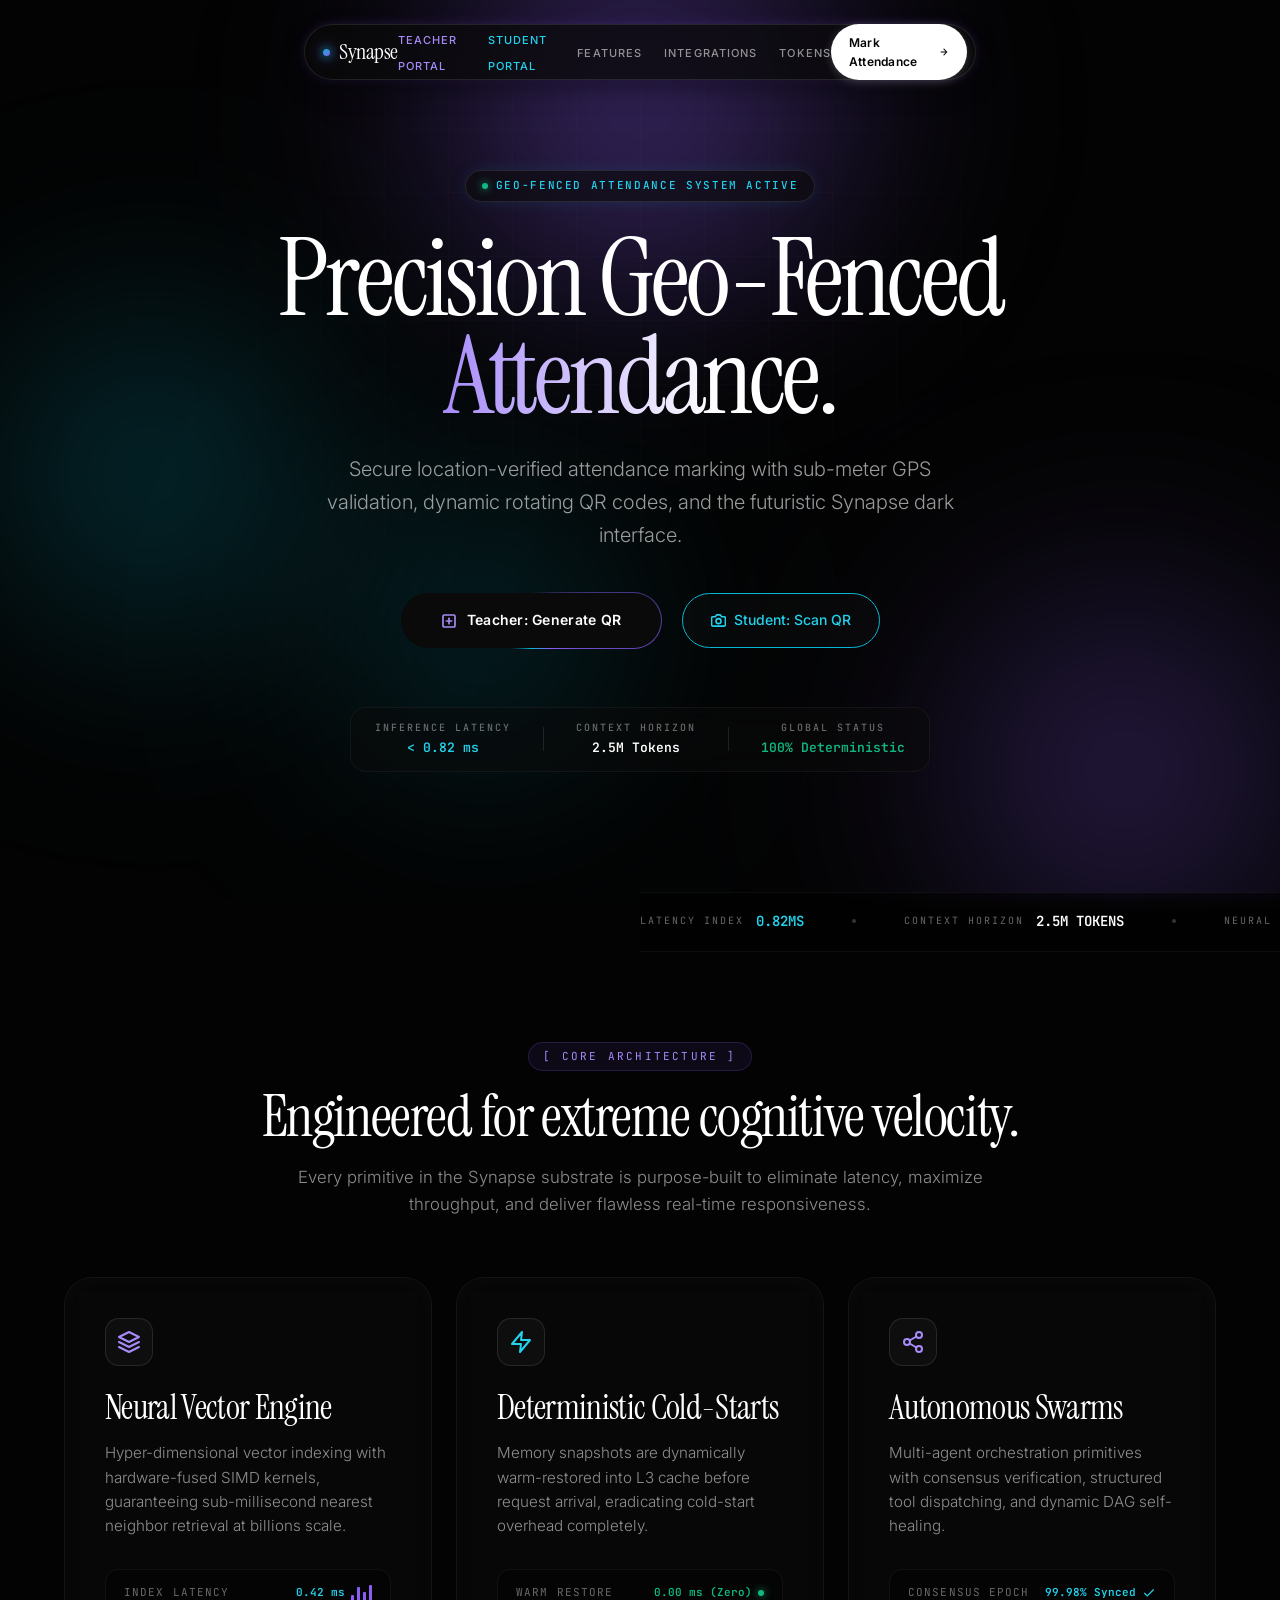
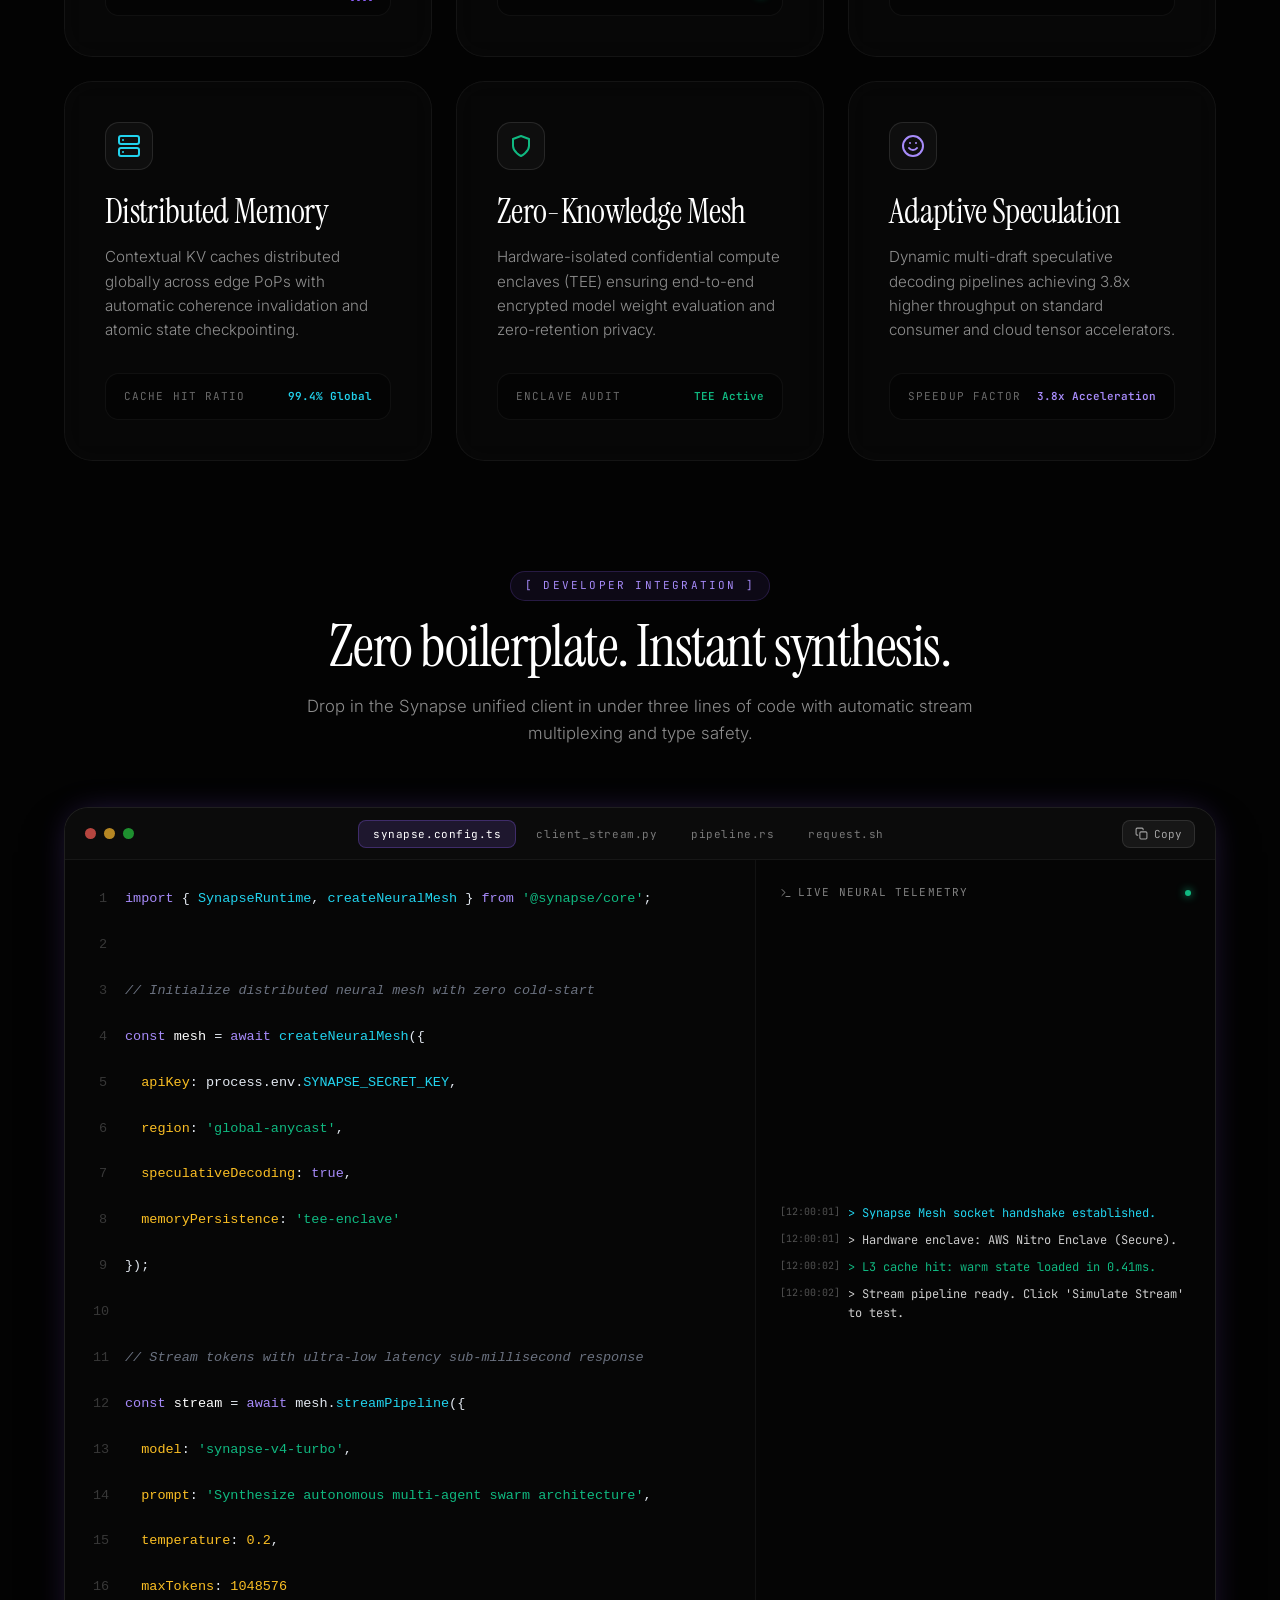
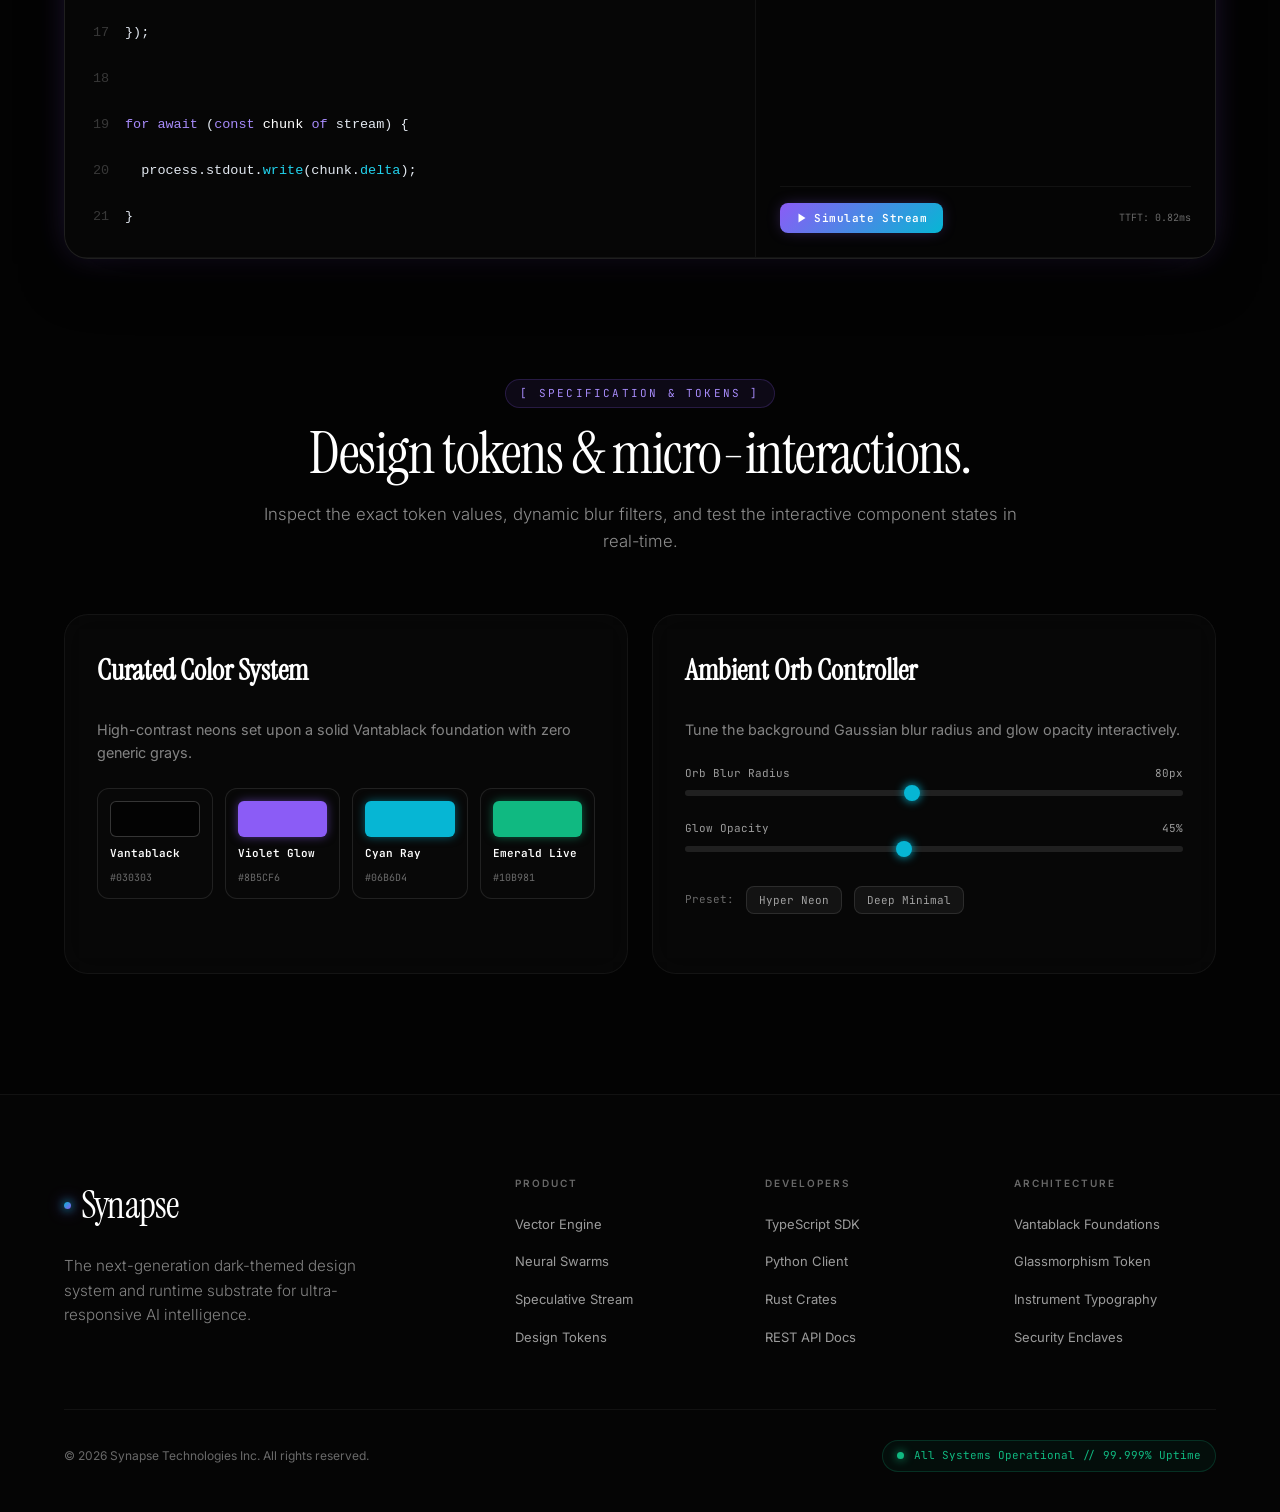
<file: index.html>
<!DOCTYPE html>
<html lang="en">
<head>
  <meta charset="UTF-8">
  <meta name="viewport" content="width=device-width, initial-scale=1.0">
  <meta name="description" content="Synapse - A futuristic dark-themed neural design system with editorial typography, floating ambient orbs, and neon micro-interactions.">
  <title>Synapse // Next-Gen Neural Interface System</title>
  
  <!-- Preconnect to Google Fonts -->
  <link rel="preconnect" href="https://fonts.googleapis.com">
  <link rel="preconnect" href="https://fonts.gstatic.com" crossorigin>
  <link href="https://fonts.googleapis.com/css2?family=Instrument+Serif:ital@0;1&family=Inter:wght@300;400;500;600;700&family=JetBrains+Mono:ital,wght@0,400;0,500;0,600;1,400&display=swap" rel="stylesheet">
  
  <link rel="stylesheet" href="styles.css">
</head>
<body>

  <!-- =========================================================================
       Ambient Floating Canvas & Glowing Orbs
       ========================================================================= -->
  <div class="ambient-canvas" aria-hidden="true">
    <div class="ambient-grid"></div>
    <div class="orb orb-violet-top" id="orbVioletTop"></div>
    <div class="orb orb-cyan-left" id="orbCyanLeft"></div>
    <div class="orb orb-violet-right" id="orbVioletRight"></div>
    <div class="orb orb-cyan-bottom" id="orbCyanBottom"></div>
  </div>

  <!-- =========================================================================
       Fixed Glass Navigation Pill (Width: 95% max-width 672px, top-6, left-1/2)
       ========================================================================= -->
  <header class="nav-container" id="navContainer">
    <nav class="nav-pill" aria-label="Main Navigation">
      <!-- Left-aligned Logo -->
      <a href="#hero" class="nav-logo" id="navLogo">
        <span class="nav-logo-dot" aria-hidden="true"></span>
        <span class="nav-logo-text">Synapse</span>
      </a>

      <!-- Center-aligned Links -->
      <ul class="nav-links" id="navLinks">
        <li><a href="teacher.html" class="nav-link" style="color: var(--accent-violet-light);">Teacher Portal</a></li>
        <li><a href="student.html" class="nav-link" style="color: var(--accent-cyan-light);">Student Portal</a></li>
        <li><a href="#features" class="nav-link">Features</a></li>
        <li><a href="#code" class="nav-link">Integrations</a></li>
        <li><a href="#playground" class="nav-link">Tokens</a></li>
      </ul>

      <!-- Right-aligned CTA -->
      <a href="student.html" class="nav-cta-btn" id="navCta">
        <span>Mark Attendance</span>
        <svg width="12" height="12" viewBox="0 0 24 24" fill="none" stroke="currentColor" stroke-width="2.5" stroke-linecap="round" stroke-linejoin="round" aria-hidden="true">
          <path d="M5 12h14M12 5l7 7-7 7"/>
        </svg>
      </a>

      <!-- Mobile Toggle -->
      <button class="mobile-toggle" id="mobileMenuBtn" aria-label="Toggle Navigation Menu">
        <span></span>
        <span></span>
      </button>
    </nav>
  </header>

  <!-- =========================================================================
       Main Content Container
       ========================================================================= -->
  <main class="page-wrapper">

    <!-- HERO SECTION -->
    <section class="section-container hero-section" id="hero">
      <!-- Staggered Entry Item 1: Announcement Badge -->
      <div class="hero-badge stagger-item stagger-1" id="heroBadge">
        <span class="pulse-emerald" aria-hidden="true"></span>
        <span>Geo-Fenced Attendance System Active</span>
      </div>

      <!-- Staggered Entry Item 2: Massive Editorial Heading -->
      <h1 class="hero-heading stagger-item stagger-2">
        Precision Geo-Fenced <span class="shimmer-text">Attendance.</span>
      </h1>

      <!-- Staggered Entry Item 3: Subtext -->
      <p class="hero-subtext stagger-item stagger-3">
        Secure location-verified attendance marking with sub-meter GPS validation, dynamic rotating QR codes, and the futuristic Synapse dark interface.
      </p>

      <!-- Staggered Entry Item 4: Interactive Actions -->
      <div class="hero-actions stagger-item stagger-4">
        <!-- Teacher Portal: Shiny Border Button with Conic Spinning Gradient -->
        <a href="teacher.html" class="shiny-btn-container" id="heroPrimaryCta">
          <div class="shiny-btn-content">
            <svg width="16" height="16" viewBox="0 0 24 24" fill="none" stroke="currentColor" stroke-width="2.5" stroke-linecap="round" stroke-linejoin="round" style="color: var(--accent-violet-light);">
              <rect x="3" y="3" width="18" height="18" rx="2" ry="2"></rect>
              <line x1="8" y1="12" x2="16" y2="12"></line>
              <line x1="12" y1="8" x2="12" y2="16"></line>
            </svg>
            <span>Teacher: Generate QR</span>
          </div>
        </a>

        <!-- Student Portal: Secondary Action -->
        <a href="student.html" class="secondary-link" id="heroStudentLink" style="border-color: var(--accent-cyan); color: var(--accent-cyan-light);">
          <svg width="15" height="15" viewBox="0 0 24 24" fill="none" stroke="currentColor" stroke-width="2.5" stroke-linecap="round" stroke-linejoin="round">
            <path d="M23 19a2 2 0 0 1-2 2H3a2 2 0 0 1-2-2V8a2 2 0 0 1 2-2h4l2-3h6l2 3h4a2 2 0 0 1 2 2z"></path>
            <circle cx="12" cy="13" r="4"></circle>
          </svg>
          <span>Student: Scan QR</span>
        </a>
      </div>

      <!-- Staggered Entry Item 5: Quick Specs Row -->
      <div class="hero-specs-strip stagger-item stagger-5">
        <div class="spec-item">
          <span class="spec-label">Inference Latency</span>
          <span class="spec-val" style="color: var(--accent-cyan-light);">< 0.82 ms</span>
        </div>
        <div class="spec-divider"></div>
        <div class="spec-item">
          <span class="spec-label">Context Horizon</span>
          <span class="spec-val">2.5M Tokens</span>
        </div>
        <div class="spec-divider"></div>
        <div class="spec-item">
          <span class="spec-label">Global Status</span>
          <span class="spec-val" style="color: var(--accent-emerald);">100% Deterministic</span>
        </div>
      </div>
    </section>

    <!-- METRICS TICKER SECTION (Full width infinite horizontal scroll, 40s linear loop) -->
    <section class="ticker-section" id="metricsTicker" aria-label="Live System Telemetry">
      <div class="ticker-track">
        <!-- Group 1 -->
        <div class="ticker-group">
          <div class="ticker-item">
            <span class="ticker-label">LATENCY INDEX</span>
            <span class="ticker-value cyan">0.82MS</span>
          </div>
          <div class="ticker-sep"></div>
          <div class="ticker-item">
            <span class="ticker-label">CONTEXT HORIZON</span>
            <span class="ticker-value">2.5M TOKENS</span>
          </div>
          <div class="ticker-sep"></div>
          <div class="ticker-item">
            <span class="ticker-label">NEURAL NODES</span>
            <span class="ticker-value violet">48,920 ACTIVE</span>
          </div>
          <div class="ticker-sep"></div>
          <div class="ticker-item">
            <span class="ticker-label">COLD-START</span>
            <span class="ticker-value emerald">0.00MS (ZERO)</span>
          </div>
          <div class="ticker-sep"></div>
          <div class="ticker-item">
            <span class="ticker-label">GLOBAL POPs</span>
            <span class="ticker-value">34 REGIONS</span>
          </div>
          <div class="ticker-sep"></div>
          <div class="ticker-item">
            <span class="ticker-label">CRYPTOGRAPHIC AUDIT</span>
            <span class="ticker-value emerald">ISO-27001 SECURE</span>
          </div>
          <div class="ticker-sep"></div>
          <div class="ticker-item">
            <span class="ticker-label">THROUGHPUT PEAK</span>
            <span class="ticker-value cyan">4.8 TB/S</span>
          </div>
          <div class="ticker-sep"></div>
          <div class="ticker-item">
            <span class="ticker-label">ENERGY EFFICIENCY</span>
            <span class="ticker-value">99.4% NEUTRAL</span>
          </div>
          <div class="ticker-sep"></div>
        </div>

        <!-- Group 2 (Duplicate for seamless continuous loop) -->
        <div class="ticker-group" aria-hidden="true">
          <div class="ticker-item">
            <span class="ticker-label">LATENCY INDEX</span>
            <span class="ticker-value cyan">0.82MS</span>
          </div>
          <div class="ticker-sep"></div>
          <div class="ticker-item">
            <span class="ticker-label">CONTEXT HORIZON</span>
            <span class="ticker-value">2.5M TOKENS</span>
          </div>
          <div class="ticker-sep"></div>
          <div class="ticker-item">
            <span class="ticker-label">NEURAL NODES</span>
            <span class="ticker-value violet">48,920 ACTIVE</span>
          </div>
          <div class="ticker-sep"></div>
          <div class="ticker-item">
            <span class="ticker-label">COLD-START</span>
            <span class="ticker-value emerald">0.00MS (ZERO)</span>
          </div>
          <div class="ticker-sep"></div>
          <div class="ticker-item">
            <span class="ticker-label">GLOBAL POPs</span>
            <span class="ticker-value">34 REGIONS</span>
          </div>
          <div class="ticker-sep"></div>
          <div class="ticker-item">
            <span class="ticker-label">CRYPTOGRAPHIC AUDIT</span>
            <span class="ticker-value emerald">ISO-27001 SECURE</span>
          </div>
          <div class="ticker-sep"></div>
          <div class="ticker-item">
            <span class="ticker-label">THROUGHPUT PEAK</span>
            <span class="ticker-value cyan">4.8 TB/S</span>
          </div>
          <div class="ticker-sep"></div>
          <div class="ticker-item">
            <span class="ticker-label">ENERGY EFFICIENCY</span>
            <span class="ticker-value">99.4% NEUTRAL</span>
          </div>
          <div class="ticker-sep"></div>
        </div>
      </div>
    </section>

    <!-- FEATURE GRID (3-Column Grid of Cards with Scroll-Reveal & Hover Lift) -->
    <section class="section-container feature-section" id="features">
      <div class="section-header-block">
        <span class="section-tag">[ CORE ARCHITECTURE ]</span>
        <h2 class="section-title">Engineered for extreme cognitive velocity.</h2>
        <p class="section-desc">
          Every primitive in the Synapse substrate is purpose-built to eliminate latency, maximize throughput, and deliver flawless real-time responsiveness.
        </p>
      </div>

      <div class="feature-grid">
        <!-- Feature Card 1 -->
        <article class="feature-card" data-card="1">
          <div class="feature-card-glow" aria-hidden="true"></div>
          <div>
            <div class="feature-icon-box" aria-hidden="true">
              <svg width="24" height="24" viewBox="0 0 24 24" fill="none" stroke="currentColor" stroke-width="2" stroke-linecap="round" stroke-linejoin="round">
                <polygon points="12 2 2 7 12 12 22 7 12 2"></polygon>
                <polyline points="2 17 12 22 22 17"></polyline>
                <polyline points="2 12 12 17 22 12"></polyline>
              </svg>
            </div>
            <h3 class="feature-card-title">Neural Vector Engine</h3>
            <p class="feature-card-desc">
              Hyper-dimensional vector indexing with hardware-fused SIMD kernels, guaranteeing sub-millisecond nearest neighbor retrieval at billions scale.
            </p>
          </div>
          <div class="card-micro-widget">
            <span class="widget-label">Index Latency</span>
            <div class="widget-value">
              <span id="cardWidgetVal1">0.42 ms</span>
              <div class="sparkline-bar" aria-hidden="true">
                <span style="height: 6px;"></span>
                <span style="height: 14px;"></span>
                <span style="height: 9px;"></span>
                <span style="height: 16px;"></span>
              </div>
            </div>
          </div>
        </article>

        <!-- Feature Card 2 -->
        <article class="feature-card" data-card="2">
          <div class="feature-card-glow" aria-hidden="true"></div>
          <div>
            <div class="feature-icon-box cyan-tint" aria-hidden="true">
              <svg width="24" height="24" viewBox="0 0 24 24" fill="none" stroke="currentColor" stroke-width="2" stroke-linecap="round" stroke-linejoin="round">
                <path d="M13 2L3 14h9l-1 8 10-12h-9l1-8z"></path>
              </svg>
            </div>
            <h3 class="feature-card-title">Deterministic Cold-Starts</h3>
            <p class="feature-card-desc">
              Memory snapshots are dynamically warm-restored into L3 cache before request arrival, eradicating cold-start overhead completely.
            </p>
          </div>
          <div class="card-micro-widget">
            <span class="widget-label">Warm Restore</span>
            <div class="widget-value" style="color: var(--accent-emerald);">
              <span>0.00 ms (Zero)</span>
              <span class="pulse-emerald" style="display:inline-block;" aria-hidden="true"></span>
            </div>
          </div>
        </article>

        <!-- Feature Card 3 -->
        <article class="feature-card" data-card="3">
          <div class="feature-card-glow" aria-hidden="true"></div>
          <div>
            <div class="feature-icon-box" aria-hidden="true">
              <svg width="24" height="24" viewBox="0 0 24 24" fill="none" stroke="currentColor" stroke-width="2" stroke-linecap="round" stroke-linejoin="round">
                <circle cx="18" cy="5" r="3"></circle>
                <circle cx="6" cy="12" r="3"></circle>
                <circle cx="18" cy="19" r="3"></circle>
                <line x1="8.59" y1="13.51" x2="15.42" y2="17.49"></line>
                <line x1="15.41" y1="6.51" x2="8.59" y2="10.49"></line>
              </svg>
            </div>
            <h3 class="feature-card-title">Autonomous Swarms</h3>
            <p class="feature-card-desc">
              Multi-agent orchestration primitives with consensus verification, structured tool dispatching, and dynamic DAG self-healing.
            </p>
          </div>
          <div class="card-micro-widget">
            <span class="widget-label">Consensus Epoch</span>
            <div class="widget-value">
              <span>99.98% Synced</span>
              <svg width="14" height="14" viewBox="0 0 24 24" fill="none" stroke="currentColor" stroke-width="2"><polyline points="20 6 9 17 4 12"></polyline></svg>
            </div>
          </div>
        </article>

        <!-- Feature Card 4 -->
        <article class="feature-card" data-card="4">
          <div class="feature-card-glow" aria-hidden="true"></div>
          <div>
            <div class="feature-icon-box cyan-tint" aria-hidden="true">
              <svg width="24" height="24" viewBox="0 0 24 24" fill="none" stroke="currentColor" stroke-width="2" stroke-linecap="round" stroke-linejoin="round">
                <rect x="2" y="2" width="20" height="8" rx="2" ry="2"></rect>
                <rect x="2" y="14" width="20" height="8" rx="2" ry="2"></rect>
                <line x1="6" y1="6" x2="6.01" y2="6"></line>
                <line x1="6" y1="18" x2="6.01" y2="18"></line>
              </svg>
            </div>
            <h3 class="feature-card-title">Distributed Memory</h3>
            <p class="feature-card-desc">
              Contextual KV caches distributed globally across edge PoPs with automatic coherence invalidation and atomic state checkpointing.
            </p>
          </div>
          <div class="card-micro-widget">
            <span class="widget-label">Cache Hit Ratio</span>
            <div class="widget-value" style="color: var(--accent-cyan-light);">
              <span>99.4% Global</span>
            </div>
          </div>
        </article>

        <!-- Feature Card 5 -->
        <article class="feature-card" data-card="5">
          <div class="feature-card-glow" aria-hidden="true"></div>
          <div>
            <div class="feature-icon-box emerald-tint" aria-hidden="true">
              <svg width="24" height="24" viewBox="0 0 24 24" fill="none" stroke="currentColor" stroke-width="2" stroke-linecap="round" stroke-linejoin="round">
                <path d="M12 22s8-4 8-10V5l-8-3-8 3v7c0 6 8 10 8 10z"></path>
              </svg>
            </div>
            <h3 class="feature-card-title">Zero-Knowledge Mesh</h3>
            <p class="feature-card-desc">
              Hardware-isolated confidential compute enclaves (TEE) ensuring end-to-end encrypted model weight evaluation and zero-retention privacy.
            </p>
          </div>
          <div class="card-micro-widget">
            <span class="widget-label">Enclave Audit</span>
            <div class="widget-value" style="color: var(--accent-emerald);">
              <span>TEE Active</span>
            </div>
          </div>
        </article>

        <!-- Feature Card 6 -->
        <article class="feature-card" data-card="6">
          <div class="feature-card-glow" aria-hidden="true"></div>
          <div>
            <div class="feature-icon-box" aria-hidden="true">
              <svg width="24" height="24" viewBox="0 0 24 24" fill="none" stroke="currentColor" stroke-width="2" stroke-linecap="round" stroke-linejoin="round">
                <circle cx="12" cy="12" r="10"></circle>
                <path d="M8 14s1.5 2 4 2 4-2 4-2"></path>
                <line x1="9" y1="9" x2="9.01" y2="9"></line>
                <line x1="15" y1="9" x2="15.01" y2="9"></line>
              </svg>
            </div>
            <h3 class="feature-card-title">Adaptive Speculation</h3>
            <p class="feature-card-desc">
              Dynamic multi-draft speculative decoding pipelines achieving 3.8x higher throughput on standard consumer and cloud tensor accelerators.
            </p>
          </div>
          <div class="card-micro-widget">
            <span class="widget-label">Speedup Factor</span>
            <div class="widget-value" style="color: var(--accent-violet-light);">
              <span>3.8x Acceleration</span>
            </div>
          </div>
        </article>
      </div>
    </section>

    <!-- CODE INTEGRATION BLOCK (Dark IDE-style Window with Syntax Highlighting & Runner) -->
    <section class="section-container code-section" id="code">
      <div class="section-header-block">
        <span class="section-tag">[ DEVELOPER INTEGRATION ]</span>
        <h2 class="section-title">Zero boilerplate. Instant synthesis.</h2>
        <p class="section-desc">
          Drop in the Synapse unified client in under three lines of code with automatic stream multiplexing and type safety.
        </p>
      </div>

      <div class="ide-window">
        <!-- IDE Toolbar -->
        <div class="ide-toolbar">
          <!-- 3 Decorative Window Controls -->
          <div class="ide-controls" aria-hidden="true">
            <div class="ide-dot ide-dot-red"></div>
            <div class="ide-dot ide-dot-yellow"></div>
            <div class="ide-dot ide-dot-green"></div>
          </div>

          <!-- Code Language Tabs -->
          <div class="ide-tabs" role="tablist">
            <button class="ide-tab-btn active" data-lang="typescript" role="tab" aria-selected="true">synapse.config.ts</button>
            <button class="ide-tab-btn" data-lang="python" role="tab" aria-selected="false">client_stream.py</button>
            <button class="ide-tab-btn" data-lang="rust" role="tab" aria-selected="false">pipeline.rs</button>
            <button class="ide-tab-btn" data-lang="curl" role="tab" aria-selected="false">request.sh</button>
          </div>

          <!-- Actions -->
          <div class="ide-actions">
            <button class="copy-btn" id="copyCodeBtn" aria-label="Copy code to clipboard">
              <svg width="13" height="13" viewBox="0 0 24 24" fill="none" stroke="currentColor" stroke-width="2" stroke-linecap="round" stroke-linejoin="round" aria-hidden="true">
                <rect x="9" y="9" width="13" height="13" rx="2" ry="2"></rect>
                <path d="M5 15H4a2 2 0 0 1-2-2V4a2 2 0 0 1 2-2h9a2 2 0 0 1 2 2v1"></path>
              </svg>
              <span id="copyBtnText">Copy</span>
            </button>
          </div>
        </div>

        <!-- IDE Main Body (Code Editor + Interactive Stream Terminal) -->
        <div class="ide-body">
          <!-- Code Block with Syntax Highlighting -->
          <div class="code-container" id="codeEditorArea">
            <!-- TypeScript Snippet (Default) -->
            <pre class="code-snippet-pane" id="snippet-typescript"><code><div class="code-line"><span class="line-num">1</span><span class="code-content"><span class="syn-violet">import</span> { <span class="syn-cyan">SynapseRuntime</span>, <span class="syn-cyan">createNeuralMesh</span> } <span class="syn-violet">from</span> <span class="syn-emerald">'@synapse/core'</span>;</span></div>
<div class="code-line"><span class="line-num">2</span><span class="code-content"></span></div>
<div class="code-line"><span class="line-num">3</span><span class="code-content"><span class="syn-grey">// Initialize distributed neural mesh with zero cold-start</span></span></div>
<div class="code-line"><span class="line-num">4</span><span class="code-content"><span class="syn-violet">const</span> <span class="syn-white">mesh</span> = <span class="syn-violet">await</span> <span class="syn-cyan">createNeuralMesh</span>({</span></div>
<div class="code-line"><span class="line-num">5</span><span class="code-content">  <span class="syn-amber">apiKey</span>: process.env.<span class="syn-cyan">SYNAPSE_SECRET_KEY</span>,</span></div>
<div class="code-line"><span class="line-num">6</span><span class="code-content">  <span class="syn-amber">region</span>: <span class="syn-emerald">'global-anycast'</span>,</span></div>
<div class="code-line"><span class="line-num">7</span><span class="code-content">  <span class="syn-amber">speculativeDecoding</span>: <span class="syn-violet">true</span>,</span></div>
<div class="code-line"><span class="line-num">8</span><span class="code-content">  <span class="syn-amber">memoryPersistence</span>: <span class="syn-emerald">'tee-enclave'</span></span></div>
<div class="code-line"><span class="line-num">9</span><span class="code-content">});</span></div>
<div class="code-line"><span class="line-num">10</span><span class="code-content"></span></div>
<div class="code-line"><span class="line-num">11</span><span class="code-content"><span class="syn-grey">// Stream tokens with ultra-low latency sub-millisecond response</span></span></div>
<div class="code-line"><span class="line-num">12</span><span class="code-content"><span class="syn-violet">const</span> <span class="syn-white">stream</span> = <span class="syn-violet">await</span> mesh.<span class="syn-cyan">streamPipeline</span>({</span></div>
<div class="code-line"><span class="line-num">13</span><span class="code-content">  <span class="syn-amber">model</span>: <span class="syn-emerald">'synapse-v4-turbo'</span>,</span></div>
<div class="code-line"><span class="line-num">14</span><span class="code-content">  <span class="syn-amber">prompt</span>: <span class="syn-emerald">'Synthesize autonomous multi-agent swarm architecture'</span>,</span></div>
<div class="code-line"><span class="line-num">15</span><span class="code-content">  <span class="syn-amber">temperature</span>: <span class="syn-amber">0.2</span>,</span></div>
<div class="code-line"><span class="line-num">16</span><span class="code-content">  <span class="syn-amber">maxTokens</span>: <span class="syn-amber">1048576</span></span></div>
<div class="code-line"><span class="line-num">17</span><span class="code-content">});</span></div>
<div class="code-line"><span class="line-num">18</span><span class="code-content"></span></div>
<div class="code-line"><span class="line-num">19</span><span class="code-content"><span class="syn-violet">for await</span> (<span class="syn-violet">const</span> <span class="syn-white">chunk</span> <span class="syn-violet">of</span> stream) {</span></div>
<div class="code-line"><span class="line-num">20</span><span class="code-content">  process.stdout.<span class="syn-cyan">write</span>(chunk.<span class="syn-cyan">delta</span>);</span></div>
<div class="code-line"><span class="line-num">21</span><span class="code-content">}</span></div></code></pre>

            <!-- Python Snippet -->
            <pre class="code-snippet-pane" id="snippet-python" style="display:none;"><code><div class="code-line"><span class="line-num">1</span><span class="code-content"><span class="syn-violet">import</span> asyncio</span></div>
<div class="code-line"><span class="line-num">2</span><span class="code-content"><span class="syn-violet">from</span> synapse <span class="syn-violet">import</span> <span class="syn-cyan">SynapseClient</span></span></div>
<div class="code-line"><span class="line-num">3</span><span class="code-content"></span></div>
<div class="code-line"><span class="line-num">4</span><span class="code-content"><span class="syn-grey"># Connect to confidential enclave</span></span></div>
<div class="code-line"><span class="line-num">5</span><span class="code-content">client = <span class="syn-cyan">SynapseClient</span>(</span></div>
<div class="code-line"><span class="line-num">6</span><span class="code-content">    api_key=<span class="syn-emerald">"syn_live_994a8f90c"</span>,</span></div>
<div class="code-line"><span class="line-num">7</span><span class="code-content">    enable_speculation=<span class="syn-violet">True</span></span></div>
<div class="code-line"><span class="line-num">8</span><span class="code-content">)</span></div>
<div class="code-line"><span class="line-num">9</span><span class="code-content"></span></div>
<div class="code-line"><span class="line-num">10</span><span class="code-content"><span class="syn-violet">async def</span> <span class="syn-cyan">main</span>():</span></div>
<div class="code-line"><span class="line-num">11</span><span class="code-content">    response = <span class="syn-violet">await</span> client.stream(</span></div>
<div class="code-line"><span class="line-num">12</span><span class="code-content">        model=<span class="syn-emerald">"synapse-v4-turbo"</span>,</span></div>
<div class="code-line"><span class="line-num">13</span><span class="code-content">        prompt=<span class="syn-emerald">"Execute distributed consensus loop"</span></span></div>
<div class="code-line"><span class="line-num">14</span><span class="code-content">    )</span></div>
<div class="code-line"><span class="line-num">15</span><span class="code-content">    <span class="syn-violet">async for</span> token <span class="syn-violet">in</span> response:</span></div>
<div class="code-line"><span class="line-num">16</span><span class="code-content">        print(token.text, end=<span class="syn-emerald">""</span>, flush=<span class="syn-violet">True</span>)</span></div>
<div class="code-line"><span class="line-num">17</span><span class="code-content"></span></div>
<div class="code-line"><span class="line-num">18</span><span class="code-content">asyncio.<span class="syn-cyan">run</span>(main())</span></div></code></pre>

            <!-- Rust Snippet -->
            <pre class="code-snippet-pane" id="snippet-rust" style="display:none;"><code><div class="code-line"><span class="line-num">1</span><span class="code-content"><span class="syn-violet">use</span> synapse_core::{<span class="syn-cyan">RuntimeConfig</span>, <span class="syn-cyan">MeshStream</span>};</span></div>
<div class="code-line"><span class="line-num">2</span><span class="code-content"></span></div>
<div class="code-line"><span class="line-num">3</span><span class="code-content"><span class="syn-violet">#[tokio::main]</span></span></div>
<div class="code-line"><span class="line-num">4</span><span class="code-content"><span class="syn-violet">async fn</span> <span class="syn-cyan">main</span>() -> Result&lt;(), Box&lt;<span class="syn-violet">dyn</span> std::error::Error&gt;&gt; {</span></div>
<div class="code-line"><span class="line-num">5</span><span class="code-content">    <span class="syn-violet">let</span> config = <span class="syn-cyan">RuntimeConfig::builder</span>()</span></div>
<div class="code-line"><span class="line-num">6</span><span class="code-content">        .<span class="syn-cyan">with_zero_copy_simd</span>(<span class="syn-violet">true</span>)</span></div>
<div class="code-line"><span class="line-num">7</span><span class="code-content">        .<span class="syn-cyan">build</span>()?;</span></div>
<div class="code-line"><span class="line-num">8</span><span class="code-content"></span></div>
<div class="code-line"><span class="line-num">9</span><span class="code-content">    <span class="syn-violet">let mut</span> stream = <span class="syn-cyan">MeshStream::connect</span>(config).<span class="syn-violet">await</span>?;</span></div>
<div class="code-line"><span class="line-num">10</span><span class="code-content">    <span class="syn-violet">while let Some</span>(token) = stream.<span class="syn-cyan">next_token</span>().<span class="syn-violet">await</span> {</span></div>
<div class="code-line"><span class="line-num">11</span><span class="code-content">        print!(<span class="syn-emerald">"{}"</span>, token);</span></div>
<div class="code-line"><span class="line-num">12</span><span class="code-content">    }</span></div>
<div class="code-line"><span class="line-num">13</span><span class="code-content">    Ok(())</span></div>
<div class="code-line"><span class="line-num">14</span><span class="code-content">}</span></div></code></pre>

            <!-- cURL Snippet -->
            <pre class="code-snippet-pane" id="snippet-curl" style="display:none;"><code><div class="code-line"><span class="line-num">1</span><span class="code-content">curl -X POST https://api.synapse.network/v1/stream \</span></div>
<div class="code-line"><span class="line-num">2</span><span class="code-content">  -H <span class="syn-emerald">"Authorization: Bearer $SYNAPSE_API_KEY"</span> \</span></div>
<div class="code-line"><span class="line-num">3</span><span class="code-content">  -H <span class="syn-emerald">"Content-Type: application/json"</span> \</span></div>
<div class="code-line"><span class="line-num">4</span><span class="code-content">  -d <span class="syn-emerald">'{</span></span></div>
<div class="code-line"><span class="line-num">5</span><span class="code-content"><span class="syn-emerald">    "model": "synapse-v4-turbo",</span></span></div>
<div class="code-line"><span class="line-num">6</span><span class="code-content"><span class="syn-emerald">    "stream": true,</span></span></div>
<div class="code-line"><span class="line-num">7</span><span class="code-content"><span class="syn-emerald">    "messages": [{"role": "user", "content": "Deploy agent swarm"}]</span></span></div>
<div class="code-line"><span class="line-num">8</span><span class="code-content"><span class="syn-emerald">  }'</span></span></div></code></pre>
          </div>

          <!-- Interactive Terminal Output Pane -->
          <div class="ide-terminal-pane">
            <div class="terminal-header">
              <div class="terminal-title">
                <svg width="12" height="12" viewBox="0 0 24 24" fill="none" stroke="currentColor" stroke-width="2" stroke-linecap="round" stroke-linejoin="round" aria-hidden="true">
                  <polyline points="4 17 10 11 4 5"></polyline>
                  <line x1="12" y1="19" x2="20" y2="19"></line>
                </svg>
                <span>Live Neural Telemetry</span>
              </div>
              <span class="pulse-emerald" aria-hidden="true"></span>
            </div>

            <div class="terminal-stream-log" id="terminalStreamLog">
              <div class="log-entry">
                <span class="log-time">[12:00:01]</span>
                <span style="color: var(--accent-cyan-light);">> Synapse Mesh socket handshake established.</span>
              </div>
              <div class="log-entry">
                <span class="log-time">[12:00:01]</span>
                <span>> Hardware enclave: AWS Nitro Enclave (Secure).</span>
              </div>
              <div class="log-entry">
                <span class="log-time">[12:00:02]</span>
                <span style="color: var(--accent-emerald);">> L3 cache hit: warm state loaded in 0.41ms.</span>
              </div>
              <div class="log-entry">
                <span class="log-time">[12:00:02]</span>
                <span>> Stream pipeline ready. Click 'Simulate Stream' to test.</span>
              </div>
            </div>

            <div class="terminal-footer">
              <button class="run-stream-btn" id="runStreamBtn">
                <svg width="12" height="12" viewBox="0 0 24 24" fill="currentColor" aria-hidden="true">
                  <polygon points="5 3 19 12 5 21 5 3"></polygon>
                </svg>
                <span>Simulate Stream</span>
              </button>
              <span style="font-family: var(--font-mono); font-size: 10px; color: rgba(255,255,255,0.4);">TTFT: 0.82ms</span>
            </div>
          </div>
        </div>
      </div>
    </section>

    <!-- INTERACTIVE DESIGN TOKENS & SANDBOX PLAYGROUND -->
    <section class="section-container playground-section" id="playground">
      <div class="section-header-block">
        <span class="section-tag">[ SPECIFICATION & TOKENS ]</span>
        <h2 class="section-title">Design tokens & micro-interactions.</h2>
        <p class="section-desc">
          Inspect the exact token values, dynamic blur filters, and test the interactive component states in real-time.
        </p>
      </div>

      <div class="playground-grid">
        <!-- Palette Swatches Card -->
        <div class="playground-card">
          <h3 class="playground-card-title">Curated Color System</h3>
          <p style="font-size: 0.9rem; color: rgba(255,255,255,0.5);">
            High-contrast neons set upon a solid Vantablack foundation with zero generic grays.
          </p>
          <div class="token-swatches-row">
            <div class="token-swatch" data-hex="#030303">
              <div class="swatch-color" style="background: #030303; border: 1px solid rgba(255,255,255,0.2);"></div>
              <span class="swatch-name">Vantablack</span>
              <span class="swatch-hex">#030303</span>
            </div>
            <div class="token-swatch" data-hex="#8B5CF6">
              <div class="swatch-color" style="background: #8B5CF6; box-shadow: 0 0 10px rgba(139,92,246,0.5);"></div>
              <span class="swatch-name">Violet Glow</span>
              <span class="swatch-hex">#8B5CF6</span>
            </div>
            <div class="token-swatch" data-hex="#06B6D4">
              <div class="swatch-color" style="background: #06B6D4; box-shadow: 0 0 10px rgba(6,182,212,0.5);"></div>
              <span class="swatch-name">Cyan Ray</span>
              <span class="swatch-hex">#06B6D4</span>
            </div>
            <div class="token-swatch" data-hex="#10B981">
              <div class="swatch-color" style="background: #10B981; box-shadow: 0 0 10px rgba(16,185,129,0.5);"></div>
              <span class="swatch-name">Emerald Live</span>
              <span class="swatch-hex">#10B981</span>
            </div>
          </div>
          <div id="swatchCopyToast" style="font-family: var(--font-mono); font-size: 11px; color: var(--accent-emerald); opacity: 0; transition: opacity 0.3s ease;">
            Hex code copied to clipboard!
          </div>
        </div>

        <!-- Ambient Lighting Interactive Controller -->
        <div class="playground-card">
          <h3 class="playground-card-title">Ambient Orb Controller</h3>
          <p style="font-size: 0.9rem; color: rgba(255,255,255,0.5);">
            Tune the background Gaussian blur radius and glow opacity interactively.
          </p>
          
          <div class="control-row">
            <div class="control-label">
              <span>Orb Blur Radius</span>
              <span id="blurValDisplay">80px</span>
            </div>
            <input type="range" class="range-slider" id="orbBlurSlider" min="30" max="140" value="80">
          </div>

          <div class="control-row">
            <div class="control-label">
              <span>Glow Opacity</span>
              <span id="opacityValDisplay">45%</span>
            </div>
            <input type="range" class="range-slider" id="orbOpacitySlider" min="10" max="90" value="45">
          </div>

          <div style="margin-top: 10px; display: flex; gap: 12px; align-items: center;">
            <span style="font-family: var(--font-mono); font-size: 11px; color: rgba(255,255,255,0.4);">Preset:</span>
            <button class="copy-btn" id="presetNeonBtn">Hyper Neon</button>
            <button class="copy-btn" id="presetDeepBtn">Deep Minimal</button>
          </div>
        </div>
      </div>
    </section>

  </main>

  <!-- =========================================================================
       Footer (4-column grid, #050505 background, top border white/5)
       ========================================================================= -->
  <footer class="footer-section" id="docs">
    <div class="section-container">
      <div class="footer-grid">
        <!-- Brand Column -->
        <div class="footer-brand-col">
          <a href="#hero" class="footer-logo">
            <span class="nav-logo-dot" aria-hidden="true"></span>
            <span>Synapse</span>
          </a>
          <p class="footer-tagline">
            The next-generation dark-themed design system and runtime substrate for ultra-responsive AI intelligence.
          </p>
        </div>

        <!-- Column 2: Product -->
        <div>
          <h4 class="footer-col-title">Product</h4>
          <ul class="footer-links-list">
            <li class="footer-link-item"><a href="#features">Vector Engine</a></li>
            <li class="footer-link-item"><a href="#features">Neural Swarms</a></li>
            <li class="footer-link-item"><a href="#code">Speculative Stream</a></li>
            <li class="footer-link-item"><a href="#playground">Design Tokens</a></li>
          </ul>
        </div>

        <!-- Column 3: Developers -->
        <div>
          <h4 class="footer-col-title">Developers</h4>
          <ul class="footer-links-list">
            <li class="footer-link-item"><a href="#code">TypeScript SDK</a></li>
            <li class="footer-link-item"><a href="#code">Python Client</a></li>
            <li class="footer-link-item"><a href="#code">Rust Crates</a></li>
            <li class="footer-link-item"><a href="#code">REST API Docs</a></li>
          </ul>
        </div>

        <!-- Column 4: Architecture -->
        <div>
          <h4 class="footer-col-title">Architecture</h4>
          <ul class="footer-links-list">
            <li class="footer-link-item"><a href="#hero">Vantablack Foundations</a></li>
            <li class="footer-link-item"><a href="#playground">Glassmorphism Token</a></li>
            <li class="footer-link-item"><a href="#hero">Instrument Typography</a></li>
            <li class="footer-link-item"><a href="#docs">Security Enclaves</a></li>
          </ul>
        </div>
      </div>

      <!-- Footer Bottom Bar -->
      <div class="footer-bottom-bar">
        <div class="footer-copyright">
          © 2026 Synapse Technologies Inc. All rights reserved.
        </div>

        <!-- 'All Systems Operational' Emerald Status Indicator -->
        <div class="status-badge-container">
          <span class="status-pulsing-dot" aria-hidden="true"></span>
          <span>All Systems Operational // 99.999% Uptime</span>
        </div>
      </div>
    </div>
  </footer>

  <script src="app.js"></script>
</body>
</html>
</file>
<file: styles.css>
/* ==========================================================================
   SYNAPSE DESIGN SYSTEM - CORE STYLESHEET
   Futuristic, dark-themed interface with editorial typography,
   floating ambient orbs, glassmorphism, and neon micro-interactions.
   ========================================================================== */

@import url('https://fonts.googleapis.com/css2?family=Instrument+Serif:ital@0;1&family=Inter:wght@300;400;500;600;700&family=JetBrains+Mono:wght@400;500;600&display=swap');

/* --- Custom Design Tokens --- */
:root {
  /* Color Palette */
  --bg-base: #030303;           /* Vantablack solid foundation */
  --bg-surface: #0a0a0a;
  --bg-surface-elevated: #111111;
  --bg-code: rgba(8, 8, 8, 0.85);
  
  /* Accents */
  --accent-violet: #8B5CF6;
  --accent-violet-light: #a78bfa;
  --accent-cyan: #06B6D4;
  --accent-cyan-light: #22d3ee;
  --accent-emerald: #10B981;
  --accent-amber: #F59E0B;

  /* Glows */
  --violet-glow: rgba(139, 92, 246, 0.4);
  --cyan-glow: rgba(6, 182, 212, 0.4);
  --emerald-glow: rgba(16, 185, 129, 0.4);

  /* Low-opacity border & glass levels (Strictly avoiding pure grays) */
  --white-02: rgba(255, 255, 255, 0.02);
  --white-05: rgba(255, 255, 255, 0.05);
  --white-10: rgba(255, 255, 255, 0.10);
  --white-15: rgba(255, 255, 255, 0.15);
  --white-20: rgba(255, 255, 255, 0.20);
  --white-40: rgba(255, 255, 255, 0.40);
  --white-70: rgba(255, 255, 255, 0.70);
  --white-100: #ffffff;

  /* Typography */
  --font-serif: 'Instrument Serif', Georgia, serif;
  --font-sans: 'Inter', -apple-system, BlinkMacSystemFont, 'Segoe UI', Roboto, sans-serif;
  --font-mono: 'JetBrains Mono', 'Fira Code', monospace;

  /* Animation Easings */
  --ease-snappy: cubic-bezier(0.23, 1, 0.32, 1);
  --ease-smooth: cubic-bezier(0.4, 0, 0.2, 1);
  
  /* Layout Dimensions */
  --nav-height: 56px;
  --max-width-content: 1200px;
  --max-width-hero: 1080px;
}

/* --- Base Resets & Global Setup --- */
*, *::before, *::after {
  box-sizing: border-box;
  margin: 0;
  padding: 0;
}

html {
  font-size: 16px;
  scroll-behavior: smooth;
  background-color: var(--bg-base);
  color: var(--white-100);
  font-family: var(--font-sans);
  text-rendering: optimizeLegibility;
  -webkit-font-smoothing: antialiased;
  -moz-osx-font-smoothing: grayscale;
}

body {
  background-color: var(--bg-base);
  color: var(--white-100);
  min-height: 100vh;
  overflow-x: hidden;
  position: relative;
  line-height: 1.6;
}

/* Custom Selection & Scrollbar */
::selection {
  background: var(--accent-violet);
  color: #ffffff;
}

::-webkit-scrollbar {
  width: 8px;
}
::-webkit-scrollbar-track {
  background: var(--bg-base);
}
::-webkit-scrollbar-thumb {
  background: var(--white-10);
  border-radius: 4px;
}
::-webkit-scrollbar-thumb:hover {
  background: var(--white-20);
}

a {
  color: inherit;
  text-decoration: none;
}

button {
  font-family: inherit;
  border: none;
  background: none;
  cursor: pointer;
}

/* --- Ambient Floating Orbs & Background Architecture --- */
.ambient-canvas {
  position: fixed;
  top: 0;
  left: 0;
  width: 100vw;
  height: 100vh;
  pointer-events: none;
  z-index: 0;
  overflow: hidden;
}

.ambient-grid {
  position: absolute;
  inset: 0;
  background-image: 
    linear-gradient(to right, rgba(255, 255, 255, 0.02) 1px, transparent 1px),
    linear-gradient(to bottom, rgba(255, 255, 255, 0.02) 1px, transparent 1px);
  background-size: 64px 64px;
  mask-image: radial-gradient(ellipse 70% 60% at 50% 30%, black 20%, transparent 80%);
  -webkit-mask-image: radial-gradient(ellipse 70% 60% at 50% 30%, black 20%, transparent 80%);
  opacity: 0.6;
}

.orb {
  position: absolute;
  border-radius: 50%;
  filter: blur(80px);
  opacity: 0.45;
  mix-blend-mode: screen;
  will-change: transform;
}

.orb-violet-top {
  top: -120px;
  left: 50%;
  transform: translateX(-50%);
  width: 650px;
  height: 450px;
  background: radial-gradient(circle, var(--accent-violet) 0%, rgba(139, 92, 246, 0.2) 60%, transparent 80%);
  animation: floatOrbTop 12s infinite ease-in-out alternate;
}

.orb-cyan-left {
  top: 25%;
  left: -100px;
  width: 500px;
  height: 500px;
  background: radial-gradient(circle, var(--accent-cyan) 0%, rgba(6, 182, 212, 0.15) 60%, transparent 80%);
  opacity: 0.25;
  animation: floatOrbLeft 16s infinite ease-in-out alternate;
}

.orb-violet-right {
  top: 55%;
  right: -120px;
  width: 550px;
  height: 550px;
  background: radial-gradient(circle, var(--accent-violet) 0%, rgba(139, 92, 246, 0.15) 60%, transparent 80%);
  opacity: 0.3;
  animation: floatOrbRight 14s infinite ease-in-out alternate;
}

.orb-cyan-bottom {
  bottom: 5%;
  left: 20%;
  width: 450px;
  height: 450px;
  background: radial-gradient(circle, var(--accent-cyan) 0%, rgba(6, 182, 212, 0.1) 60%, transparent 80%);
  opacity: 0.2;
  animation: floatOrbLeft 18s infinite ease-in-out alternate;
}

@keyframes floatOrbTop {
  0% { transform: translateX(-50%) translateY(0px) scale(1); }
  50% { transform: translateX(-48%) translateY(-25px) scale(1.08); }
  100% { transform: translateX(-52%) translateY(15px) scale(0.95); }
}

@keyframes floatOrbLeft {
  0% { transform: translateY(0) scale(1); }
  50% { transform: translateY(-30px) translateX(25px) scale(1.05); }
  100% { transform: translateY(20px) translateX(-15px) scale(0.95); }
}

@keyframes floatOrbRight {
  0% { transform: translateY(0) scale(1); }
  50% { transform: translateY(35px) translateX(-25px) scale(1.06); }
  100% { transform: translateY(-20px) translateX(15px) scale(0.94); }
}

/* --- Fixed Navigation Pill --- */
.nav-container {
  position: fixed;
  top: 24px;
  left: 50%;
  transform: translateX(-50%);
  width: 95%;
  max-width: 672px;
  z-index: 100;
  transition: transform 0.3s var(--ease-snappy), top 0.3s var(--ease-snappy);
}

.nav-pill {
  width: 100%;
  height: var(--nav-height);
  border-radius: 9999px;
  background: rgba(10, 10, 10, 0.75);
  backdrop-filter: blur(18px);
  -webkit-backdrop-filter: blur(18px);
  border: 1px solid var(--white-10);
  display: flex;
  align-items: center;
  justify-content: space-between;
  padding: 0 8px 0 18px;
  box-shadow: 0 10px 30px -10px rgba(0, 0, 0, 0.7), 0 0 15px -5px var(--violet-glow);
  transition: border-color 0.3s var(--ease-snappy), box-shadow 0.3s var(--ease-snappy);
}

.nav-pill:hover {
  border-color: var(--white-20);
  box-shadow: 0 12px 35px -10px rgba(0, 0, 0, 0.8), 0 0 20px -5px var(--violet-glow);
}

.nav-logo {
  display: flex;
  align-items: center;
  gap: 9px;
  text-decoration: none;
}

.nav-logo-dot {
  width: 7px;
  height: 7px;
  border-radius: 50%;
  background: linear-gradient(135deg, var(--accent-cyan), var(--accent-violet));
  box-shadow: 0 0 10px var(--accent-cyan), 0 0 16px var(--accent-violet);
  animation: pulseDot 3s infinite alternate ease-in-out;
}

.nav-logo-text {
  font-family: var(--font-serif);
  font-size: 1.4rem;
  letter-spacing: -0.02em;
  color: var(--white-100);
  font-weight: 400;
}

.nav-links {
  display: flex;
  align-items: center;
  gap: 22px;
  list-style: none;
}

.nav-link {
  font-family: var(--font-sans);
  font-size: 11px;
  font-weight: 500;
  letter-spacing: 0.1em;
  text-transform: uppercase;
  color: rgba(255, 255, 255, 0.55);
  transition: color 0.2s var(--ease-snappy), text-shadow 0.2s var(--ease-snappy);
  position: relative;
  padding: 6px 0;
}

.nav-link:hover, .nav-link.active {
  color: #ffffff;
  text-shadow: 0 0 8px rgba(255, 255, 255, 0.4);
}

.nav-link::after {
  content: '';
  position: absolute;
  bottom: 0;
  left: 50%;
  width: 0%;
  height: 1px;
  background: linear-gradient(90deg, transparent, var(--accent-cyan), transparent);
  transform: translateX(-50%);
  transition: width 0.25s var(--ease-snappy);
}

.nav-link:hover::after {
  width: 80%;
}

.nav-cta-btn {
  background: #ffffff;
  color: #030303;
  font-family: var(--font-sans);
  font-size: 12px;
  font-weight: 600;
  letter-spacing: 0.02em;
  padding: 9px 18px;
  border-radius: 9999px;
  display: inline-flex;
  align-items: center;
  gap: 6px;
  transition: all 0.25s var(--ease-snappy);
  box-shadow: 0 2px 10px rgba(255, 255, 255, 0.2);
}

.nav-cta-btn:hover {
  background: #f0f0f0;
  transform: scale(1.03);
  box-shadow: 0 0 20px rgba(255, 255, 255, 0.4), 0 0 30px var(--cyan-glow);
}

/* Mobile Nav Toggle */
.mobile-toggle {
  display: none;
  flex-direction: column;
  justify-content: center;
  gap: 4px;
  width: 32px;
  height: 32px;
  padding: 4px;
}
.mobile-toggle span {
  display: block;
  height: 2px;
  width: 100%;
  background: var(--white-70);
  border-radius: 2px;
  transition: 0.3s var(--ease-snappy);
}

/* --- Section Layout Wrappers --- */
.page-wrapper {
  position: relative;
  z-index: 1;
  display: flex;
  flex-direction: column;
  align-items: center;
  width: 100%;
}

.section-container {
  width: 100%;
  max-width: var(--max-width-content);
  padding: 0 24px;
  margin: 0 auto;
}

/* --- Hero Section --- */
.hero-section {
  width: 100%;
  padding-top: 170px;
  padding-bottom: 100px;
  display: flex;
  flex-direction: column;
  align-items: center;
  text-align: center;
  position: relative;
}

.hero-badge {
  display: inline-flex;
  align-items: center;
  gap: 8px;
  background: rgba(10, 10, 10, 0.6);
  border: 1px solid var(--white-10);
  backdrop-filter: blur(16px);
  padding: 6px 16px;
  border-radius: 9999px;
  font-family: var(--font-mono);
  font-size: 11px;
  font-weight: 500;
  letter-spacing: 0.15em;
  text-transform: uppercase;
  color: var(--accent-cyan-light);
  margin-bottom: 28px;
  box-shadow: 0 0 20px -5px rgba(6, 182, 212, 0.2);
  transition: all 0.3s var(--ease-snappy);
}

.hero-badge:hover {
  border-color: var(--accent-cyan);
  box-shadow: 0 0 25px -3px var(--cyan-glow);
  transform: translateY(-2px);
}

.pulse-emerald {
  width: 6px;
  height: 6px;
  border-radius: 50%;
  background: var(--accent-emerald);
  box-shadow: 0 0 8px var(--accent-emerald);
  animation: pulseDot 2s infinite ease-in-out;
}

.hero-heading {
  font-family: var(--font-serif);
  font-weight: 400;
  font-size: clamp(3.75rem, 8.5vw, 7.5rem);
  line-height: 0.9;
  letter-spacing: -0.035em;
  color: #ffffff;
  max-width: 980px;
  margin-bottom: 28px;
}

/* Shimmer Text Effect */
.shimmer-text {
  background: linear-gradient(
    90deg, 
    #a78bfa 0%, 
    #ffffff 35%, 
    #ffffff 65%, 
    #22d3ee 100%
  );
  background-size: 200% auto;
  -webkit-background-clip: text;
  background-clip: text;
  -webkit-text-fill-color: transparent;
  animation: textShimmer 4s linear infinite;
  display: inline-block;
}

@keyframes textShimmer {
  0% { background-position: 0% center; }
  100% { background-position: 200% center; }
}

.hero-subtext {
  font-family: var(--font-sans);
  font-size: clamp(1.05rem, 2vw, 1.25rem);
  font-weight: 300;
  line-height: 1.65;
  color: rgba(255, 255, 255, 0.6);
  max-width: 672px; /* max-w-2xl */
  margin-bottom: 40px;
}

.hero-actions {
  display: flex;
  align-items: center;
  justify-content: center;
  gap: 20px;
  margin-bottom: 48px;
  flex-wrap: wrap;
}

/* --- Special Component: Shiny Border Button --- */
.shiny-btn-container {
  position: relative;
  display: inline-flex;
  padding: 1px;
  border-radius: 9999px;
  overflow: hidden;
  text-decoration: none;
  transition: transform 0.25s var(--ease-snappy), box-shadow 0.25s var(--ease-snappy);
}

.shiny-btn-container::before {
  content: '';
  position: absolute;
  top: -50%;
  left: -50%;
  width: 200%;
  height: 200%;
  background: conic-gradient(
    from 0deg,
    transparent 0%,
    #8b5cf6 40%,
    #06b6d4 50%,
    transparent 60%
  );
  animation: spinConic 4s linear infinite;
  z-index: 0;
}

.shiny-btn-content {
  position: relative;
  z-index: 1;
  background: #0a0a0a;
  padding: 16px 40px;
  border-radius: 9999px;
  display: flex;
  align-items: center;
  gap: 10px;
  font-family: var(--font-sans);
  font-size: 14px;
  font-weight: 600;
  letter-spacing: 0.02em;
  color: #ffffff;
  transition: background 0.2s ease, text-shadow 0.2s ease;
}

.shiny-btn-container:hover {
  transform: translateY(-2px) scale(1.02);
  box-shadow: 0 0 30px -5px var(--violet-glow), 0 0 20px -5px var(--cyan-glow);
}

.shiny-btn-container:hover .shiny-btn-content {
  background: #111111;
  text-shadow: 0 0 10px rgba(255, 255, 255, 0.5);
}

.shiny-btn-icon {
  width: 16px;
  height: 16px;
  transition: transform 0.25s var(--ease-snappy);
}

.shiny-btn-container:hover .shiny-btn-icon {
  transform: translateX(4px);
}

@keyframes spinConic {
  from { transform: rotate(0deg); }
  to { transform: rotate(360deg); }
}

/* Secondary Ghost Link */
.secondary-link {
  display: inline-flex;
  align-items: center;
  gap: 8px;
  padding: 15px 28px;
  border-radius: 9999px;
  font-family: var(--font-sans);
  font-size: 14px;
  font-weight: 500;
  color: rgba(255, 255, 255, 0.7);
  background: var(--white-02);
  border: 1px solid var(--white-05);
  backdrop-filter: blur(12px);
  transition: all 0.25s var(--ease-snappy);
}

.secondary-link:hover {
  color: #ffffff;
  background: var(--white-05);
  border-color: var(--white-15);
  box-shadow: 0 0 20px -10px var(--cyan-glow);
  transform: translateY(-2px);
}

/* Staggered entrance initial classes */
.stagger-item {
  opacity: 0;
  transform: translateY(20px);
  animation: staggerIn 0.8s var(--ease-snappy) forwards;
}

.stagger-1 { animation-delay: 0.1s; }
.stagger-2 { animation-delay: 0.3s; }
.stagger-3 { animation-delay: 0.5s; }
.stagger-4 { animation-delay: 0.7s; }
.stagger-5 { animation-delay: 0.9s; }

@keyframes staggerIn {
  to {
    opacity: 1;
    transform: translateY(0);
  }
}

/* Quick Specs Row in Hero */
.hero-specs-strip {
  display: flex;
  align-items: center;
  justify-content: center;
  gap: 32px;
  padding: 12px 24px;
  background: rgba(10, 10, 10, 0.5);
  border: 1px solid var(--white-05);
  backdrop-filter: blur(16px);
  border-radius: 16px;
  margin-top: 10px;
}

.spec-item {
  display: flex;
  flex-direction: column;
  align-items: center;
  gap: 2px;
}

.spec-label {
  font-family: var(--font-mono);
  font-size: 10px;
  font-weight: 500;
  letter-spacing: 0.2em;
  text-transform: uppercase;
  color: rgba(255, 255, 255, 0.4);
}

.spec-val {
  font-family: var(--font-mono);
  font-size: 13px;
  font-weight: 600;
  color: var(--white-100);
}

.spec-divider {
  width: 1px;
  height: 24px;
  background: var(--white-10);
}

/* --- Metrics Ticker --- */
.ticker-section {
  width: 100vw;
  position: relative;
  left: 50%;
  right: 50%;
  margin-left: -50vw;
  margin-right: -50vw;
  height: 60px;
  background: rgba(0, 0, 0, 0.4);
  border-top: 1px solid var(--white-05);
  border-bottom: 1px solid var(--white-05);
  backdrop-filter: blur(8px);
  overflow: hidden;
  display: flex;
  align-items: center;
  margin-top: 20px;
  margin-bottom: 90px;
}

.ticker-track {
  display: flex;
  align-items: center;
  width: max-content;
  animation: tickerScroll 40s linear infinite;
  will-change: transform;
}

.ticker-track:hover {
  animation-play-state: paused;
}

.ticker-group {
  display: flex;
  align-items: center;
  gap: 48px;
  padding-right: 48px;
}

.ticker-item {
  display: inline-flex;
  align-items: center;
  gap: 12px;
  white-space: nowrap;
}

.ticker-label {
  font-family: var(--font-mono);
  font-size: 10px;
  letter-spacing: 0.2em;
  text-transform: uppercase;
  color: rgba(255, 255, 255, 0.4);
}

.ticker-value {
  font-family: var(--font-mono);
  font-size: 14px;
  font-weight: 600;
  color: #ffffff;
}

.ticker-value.violet { color: var(--accent-violet-light); }
.ticker-value.cyan { color: var(--accent-cyan-light); }
.ticker-value.emerald { color: var(--accent-emerald); }

.ticker-sep {
  width: 4px;
  height: 4px;
  border-radius: 50%;
  background: var(--white-20);
}

@keyframes tickerScroll {
  0% { transform: translateX(0); }
  100% { transform: translateX(-50%); }
}

/* --- Section Headers --- */
.section-header-block {
  text-align: center;
  max-width: 760px;
  margin: 0 auto 60px auto;
}

.section-tag {
  display: inline-flex;
  align-items: center;
  gap: 6px;
  font-family: var(--font-mono);
  font-size: 11px;
  letter-spacing: 0.2em;
  text-transform: uppercase;
  color: var(--accent-violet-light);
  background: rgba(139, 92, 246, 0.08);
  border: 1px solid rgba(139, 92, 246, 0.2);
  padding: 5px 14px;
  border-radius: 9999px;
  margin-bottom: 16px;
}

.section-title {
  font-family: var(--font-serif);
  font-size: clamp(2.4rem, 4.5vw, 3.8rem);
  font-weight: 400;
  line-height: 1.05;
  letter-spacing: -0.025em;
  color: #ffffff;
  margin-bottom: 16px;
}

.section-desc {
  font-family: var(--font-sans);
  font-size: 1.05rem;
  font-weight: 300;
  line-height: 1.6;
  color: rgba(255, 255, 255, 0.55);
}

/* --- Feature Grid Section --- */
.feature-section {
  width: 100%;
  padding-bottom: 110px;
}

.feature-grid {
  display: grid;
  grid-template-columns: repeat(3, 1fr);
  gap: 24px;
  width: 100%;
}

/* --- Interactive Feature Card --- */
.feature-card {
  position: relative;
  background: rgba(255, 255, 255, 0.02);
  border: 1px solid rgba(255, 255, 255, 0.05);
  border-radius: 28px;
  padding: 40px;
  display: flex;
  flex-direction: column;
  justify-content: space-between;
  min-height: 380px;
  overflow: hidden;
  backdrop-filter: blur(16px);
  -webkit-backdrop-filter: blur(16px);
  transition: transform 0.4s var(--ease-snappy), 
              border-color 0.4s var(--ease-snappy), 
              background-color 0.4s var(--ease-snappy), 
              box-shadow 0.4s var(--ease-snappy);
  cursor: pointer;
  
  /* Scroll reveal initial state */
  opacity: 0;
  transform: translateY(30px);
}

.feature-card.revealed {
  opacity: 1;
  transform: translateY(0);
}

.feature-card:hover {
  transform: translateY(-12px);
  border-color: rgba(139, 92, 246, 0.4);
  background: rgba(255, 255, 255, 0.04);
  box-shadow: 0 0 30px -10px rgba(139, 92, 246, 0.4), 0 20px 40px -15px rgba(0, 0, 0, 0.8);
}

.feature-card-glow {
  position: absolute;
  top: -80px;
  right: -80px;
  width: 200px;
  height: 200px;
  border-radius: 50%;
  background: radial-gradient(circle, rgba(139, 92, 246, 0.15) 0%, transparent 70%);
  pointer-events: none;
  opacity: 0;
  transition: opacity 0.4s var(--ease-snappy);
}

.feature-card:hover .feature-card-glow {
  opacity: 1;
}

.feature-icon-box {
  width: 48px;
  height: 48px;
  border-radius: 14px;
  background: rgba(255, 255, 255, 0.03);
  border: 1px solid var(--white-10);
  display: flex;
  align-items: center;
  justify-content: center;
  color: var(--accent-violet-light);
  margin-bottom: 24px;
  transition: transform 0.35s var(--ease-snappy), border-color 0.35s var(--ease-snappy), color 0.35s var(--ease-snappy);
}

.feature-card:hover .feature-icon-box {
  transform: scale(1.1) rotate(4deg);
  border-color: var(--accent-violet);
  color: #ffffff;
  box-shadow: 0 0 15px -3px var(--violet-glow);
}

.feature-icon-box.cyan-tint {
  color: var(--accent-cyan-light);
}
.feature-card:hover .feature-icon-box.cyan-tint {
  border-color: var(--accent-cyan);
  box-shadow: 0 0 15px -3px var(--cyan-glow);
}

.feature-icon-box.emerald-tint {
  color: var(--accent-emerald);
}
.feature-card:hover .feature-icon-box.emerald-tint {
  border-color: var(--accent-emerald);
  box-shadow: 0 0 15px -3px var(--emerald-glow);
}

.feature-card-title {
  font-family: var(--font-serif);
  font-size: 2.1rem;
  font-weight: 400;
  line-height: 1.1;
  letter-spacing: -0.02em;
  color: #ffffff;
  margin-bottom: 14px;
}

.feature-card-desc {
  font-family: var(--font-sans);
  font-size: 0.95rem;
  font-weight: 300;
  line-height: 1.6;
  color: rgba(255, 255, 255, 0.55);
  margin-bottom: 28px;
}

/* Card Interactive Micro-Widget */
.card-micro-widget {
  margin-top: auto;
  padding: 14px 18px;
  border-radius: 14px;
  background: rgba(0, 0, 0, 0.4);
  border: 1px solid var(--white-05);
  display: flex;
  align-items: center;
  justify-content: space-between;
  font-family: var(--font-mono);
  font-size: 11px;
}

.widget-label {
  color: rgba(255, 255, 255, 0.4);
  letter-spacing: 0.1em;
  text-transform: uppercase;
}

.widget-value {
  color: var(--accent-cyan-light);
  font-weight: 600;
  display: flex;
  align-items: center;
  gap: 6px;
}

.sparkline-bar {
  display: flex;
  align-items: flex-end;
  gap: 3px;
  height: 16px;
}
.sparkline-bar span {
  width: 3px;
  background: var(--accent-violet);
  border-radius: 1px;
  transition: height 0.3s ease;
}

/* --- Code Integration Block (Dark IDE-Style Window) --- */
.code-section {
  width: 100%;
  padding-bottom: 120px;
}

.ide-window {
  width: 100%;
  background: var(--bg-code);
  border: 1px solid var(--white-10);
  border-radius: 24px;
  backdrop-filter: blur(20px);
  -webkit-backdrop-filter: blur(20px);
  box-shadow: 0 25px 60px -20px rgba(0, 0, 0, 0.9), 0 0 35px -10px var(--violet-glow);
  overflow: hidden;
  transition: border-color 0.3s var(--ease-snappy), box-shadow 0.3s var(--ease-snappy);
}

.ide-window:hover {
  border-color: var(--white-20);
  box-shadow: 0 30px 70px -20px rgba(0, 0, 0, 0.95), 0 0 45px -10px var(--violet-glow);
}

.ide-toolbar {
  height: 52px;
  background: rgba(15, 15, 15, 0.6);
  border-bottom: 1px solid var(--white-05);
  display: flex;
  align-items: center;
  justify-content: space-between;
  padding: 0 20px;
}

.ide-controls {
  display: flex;
  align-items: center;
  gap: 8px;
}

.ide-dot {
  width: 11px;
  height: 11px;
  border-radius: 50%;
  opacity: 0.7;
  transition: opacity 0.2s ease;
}
.ide-dot:hover { opacity: 1; }
.ide-dot-red { background: #ff5f56; }
.ide-dot-yellow { background: #ffbd2e; }
.ide-dot-green { background: #27c93f; }

.ide-tabs {
  display: flex;
  align-items: center;
  gap: 6px;
}

.ide-tab-btn {
  font-family: var(--font-mono);
  font-size: 11px;
  letter-spacing: 0.05em;
  color: rgba(255, 255, 255, 0.45);
  padding: 6px 14px;
  border-radius: 8px;
  transition: all 0.2s var(--ease-snappy);
  display: flex;
  align-items: center;
  gap: 6px;
}

.ide-tab-btn:hover {
  color: #ffffff;
  background: var(--white-05);
}

.ide-tab-btn.active {
  color: #ffffff;
  background: rgba(139, 92, 246, 0.15);
  border: 1px solid rgba(139, 92, 246, 0.3);
}

.ide-actions {
  display: flex;
  align-items: center;
  gap: 12px;
}

.copy-btn {
  display: inline-flex;
  align-items: center;
  gap: 6px;
  font-family: var(--font-mono);
  font-size: 11px;
  color: rgba(255, 255, 255, 0.6);
  background: var(--white-05);
  border: 1px solid var(--white-10);
  padding: 6px 12px;
  border-radius: 8px;
  transition: all 0.2s var(--ease-snappy);
}

.copy-btn:hover {
  color: #ffffff;
  background: var(--white-10);
  border-color: var(--white-20);
  box-shadow: 0 0 12px -3px var(--cyan-glow);
}

.copy-btn.copied {
  color: var(--accent-emerald);
  border-color: var(--accent-emerald);
  background: rgba(16, 185, 129, 0.1);
}

.ide-body {
  display: grid;
  grid-template-columns: 1.2fr 0.8fr;
  min-height: 420px;
  border-bottom: 1px solid var(--white-05);
}

.code-container {
  padding: 28px;
  overflow-x: auto;
  font-family: var(--font-mono);
  font-size: 13.5px;
  line-height: 1.7;
  color: #e2e8f0;
}

.code-line {
  display: flex;
  align-items: flex-start;
}

.line-num {
  width: 32px;
  user-select: none;
  color: rgba(255, 255, 255, 0.2);
  text-align: right;
  padding-right: 18px;
}

.code-content {
  flex: 1;
}

/* Syntax Highlighting Tokens */
.syn-violet { color: var(--accent-violet-light); font-weight: 500; } /* Imports, keywords, const */
.syn-cyan { color: var(--accent-cyan-light); }                     /* Classes, functions */
.syn-emerald { color: var(--accent-emerald); }                      /* Strings */
.syn-grey { color: #6b7280; font-style: italic; }                   /* Comments */
.syn-amber { color: #fbbf24; }                                      /* Numbers, properties */
.syn-white { color: #ffffff; }

/* Interactive Terminal Live Simulator */
.ide-terminal-pane {
  background: rgba(5, 5, 5, 0.85);
  border-left: 1px solid var(--white-05);
  padding: 24px;
  display: flex;
  flex-direction: column;
  justify-content: space-between;
}

.terminal-header {
  display: flex;
  align-items: center;
  justify-content: space-between;
  margin-bottom: 16px;
}

.terminal-title {
  font-family: var(--font-mono);
  font-size: 11px;
  letter-spacing: 0.1em;
  text-transform: uppercase;
  color: rgba(255, 255, 255, 0.5);
  display: flex;
  align-items: center;
  gap: 6px;
}

.terminal-stream-log {
  flex: 1;
  font-family: var(--font-mono);
  font-size: 12px;
  line-height: 1.6;
  color: rgba(255, 255, 255, 0.8);
  overflow-y: auto;
  max-height: 280px;
  display: flex;
  flex-direction: column;
  gap: 8px;
}

.log-entry {
  display: flex;
  align-items: flex-start;
  gap: 8px;
}

.log-time {
  color: rgba(255, 255, 255, 0.3);
  font-size: 10px;
}

.terminal-footer {
  margin-top: 16px;
  padding-top: 16px;
  border-top: 1px solid var(--white-05);
  display: flex;
  align-items: center;
  justify-content: space-between;
}

.run-stream-btn {
  background: linear-gradient(135deg, var(--accent-violet), var(--accent-cyan));
  color: #ffffff;
  font-family: var(--font-mono);
  font-size: 11px;
  font-weight: 600;
  letter-spacing: 0.05em;
  padding: 8px 16px;
  border-radius: 8px;
  display: inline-flex;
  align-items: center;
  gap: 6px;
  transition: all 0.25s var(--ease-snappy);
  box-shadow: 0 0 15px -3px var(--violet-glow);
}

.run-stream-btn:hover {
  transform: translateY(-2px);
  box-shadow: 0 0 25px -3px var(--cyan-glow);
}

/* --- Interactive Design Tokens & Sandbox Playground --- */
.playground-section {
  width: 100%;
  padding-bottom: 120px;
}

.playground-grid {
  display: grid;
  grid-template-columns: 1fr 1fr;
  gap: 24px;
}

.playground-card {
  background: rgba(255, 255, 255, 0.02);
  border: 1px solid var(--white-05);
  border-radius: 24px;
  padding: 32px;
  backdrop-filter: blur(16px);
  display: flex;
  flex-direction: column;
  gap: 24px;
}

.playground-card-title {
  font-family: var(--font-serif);
  font-size: 1.8rem;
  color: #ffffff;
}

.token-swatches-row {
  display: grid;
  grid-template-columns: repeat(4, 1fr);
  gap: 12px;
}

.token-swatch {
  background: rgba(10, 10, 10, 0.7);
  border: 1px solid var(--white-10);
  border-radius: 12px;
  padding: 12px;
  display: flex;
  flex-direction: column;
  gap: 8px;
  cursor: pointer;
  transition: all 0.2s var(--ease-snappy);
}

.token-swatch:hover {
  transform: translateY(-4px);
  border-color: var(--white-20);
}

.swatch-color {
  width: 100%;
  height: 36px;
  border-radius: 6px;
}

.swatch-name {
  font-family: var(--font-mono);
  font-size: 11px;
  font-weight: 600;
  color: #ffffff;
}

.swatch-hex {
  font-family: var(--font-mono);
  font-size: 10px;
  color: rgba(255, 255, 255, 0.4);
}

/* Interactive Sliders for Ambient Canvas */
.control-row {
  display: flex;
  flex-direction: column;
  gap: 8px;
}

.control-label {
  font-family: var(--font-mono);
  font-size: 11px;
  color: rgba(255, 255, 255, 0.6);
  display: flex;
  justify-content: space-between;
}

.range-slider {
  -webkit-appearance: none;
  appearance: none;
  width: 100%;
  height: 6px;
  background: var(--white-10);
  border-radius: 3px;
  outline: none;
}

.range-slider::-webkit-slider-thumb {
  -webkit-appearance: none;
  appearance: none;
  width: 16px;
  height: 16px;
  border-radius: 50%;
  background: var(--accent-cyan);
  cursor: pointer;
  box-shadow: 0 0 10px var(--accent-cyan);
  transition: transform 0.15s ease;
}

.range-slider::-webkit-slider-thumb:hover {
  transform: scale(1.2);
}

/* --- Footer --- */
.footer-section {
  width: 100%;
  background: #050505;
  border-top: 1px solid var(--white-05);
  padding: 80px 0 40px 0;
  position: relative;
  z-index: 10;
}

.footer-grid {
  display: grid;
  grid-template-columns: 2fr 1fr 1fr 1fr;
  gap: 48px;
  margin-bottom: 60px;
}

.footer-brand-col {
  display: flex;
  flex-direction: column;
  gap: 18px;
}

.footer-logo {
  font-family: var(--font-serif);
  font-size: 2.4rem;
  letter-spacing: -0.02em;
  color: #ffffff;
  display: flex;
  align-items: center;
  gap: 10px;
}

.footer-tagline {
  font-family: var(--font-sans);
  font-size: 0.95rem;
  font-weight: 300;
  line-height: 1.6;
  color: rgba(255, 255, 255, 0.5);
  max-width: 320px;
}

.footer-col-title {
  font-family: var(--font-sans);
  font-size: 10px;
  font-weight: 600;
  letter-spacing: 0.2em;
  text-transform: uppercase;
  color: rgba(255, 255, 255, 0.4);
  margin-bottom: 20px;
}

.footer-links-list {
  list-style: none;
  display: flex;
  flex-direction: column;
  gap: 12px;
}

.footer-link-item a {
  font-family: var(--font-sans);
  font-size: 13px;
  color: rgba(255, 255, 255, 0.6);
  transition: color 0.2s var(--ease-snappy), transform 0.2s var(--ease-snappy);
  display: inline-block;
}

.footer-link-item a:hover {
  color: #ffffff;
  transform: translateX(4px);
}

.footer-bottom-bar {
  padding-top: 30px;
  border-top: 1px solid var(--white-05);
  display: flex;
  align-items: center;
  justify-content: space-between;
  flex-wrap: wrap;
  gap: 16px;
}

.footer-copyright {
  font-family: var(--font-sans);
  font-size: 12px;
  color: rgba(255, 255, 255, 0.4);
}

.status-badge-container {
  display: flex;
  align-items: center;
  gap: 10px;
  background: rgba(16, 185, 129, 0.05);
  border: 1px solid rgba(16, 185, 129, 0.2);
  padding: 6px 14px;
  border-radius: 9999px;
  font-family: var(--font-mono);
  font-size: 11px;
  color: var(--accent-emerald);
}

.status-pulsing-dot {
  width: 7px;
  height: 7px;
  border-radius: 50%;
  background: var(--accent-emerald);
  box-shadow: 0 0 10px var(--accent-emerald);
  animation: pulseDot 1.8s infinite ease-in-out;
}

@keyframes pulseDot {
  0% { transform: scale(0.9); opacity: 0.6; }
  50% { transform: scale(1.3); opacity: 1; }
  100% { transform: scale(0.9); opacity: 0.6; }
}

/* --- Attendance Portal Specific Styles --- */
.attendance-page {
  min-height: 100vh;
  display: flex;
  align-items: center;
  justify-content: center;
  padding: 40px 20px;
}

.container {
  width: 100%;
  max-width: 520px;
  background: rgba(12, 12, 12, 0.8);
  border: 1px solid var(--white-10);
  border-radius: 28px;
  padding: 40px 32px;
  backdrop-filter: blur(20px);
  -webkit-backdrop-filter: blur(20px);
  box-shadow: 0 25px 60px -20px rgba(0, 0, 0, 0.9), 0 0 30px -10px var(--violet-glow);
  text-align: center;
  position: relative;
  z-index: 10;
  display: flex;
  flex-direction: column;
  align-items: center;
  gap: 20px;
}

.container h1 {
  font-family: var(--font-serif);
  font-size: 2.4rem;
  font-weight: 400;
  color: #ffffff;
  letter-spacing: -0.02em;
  margin-bottom: 4px;
}

.subtitle {
  font-family: var(--font-sans);
  font-size: 0.95rem;
  font-weight: 300;
  color: rgba(255, 255, 255, 0.6);
  line-height: 1.5;
}

.btn {
  display: inline-flex;
  align-items: center;
  justify-content: center;
  gap: 8px;
  background: linear-gradient(135deg, var(--accent-violet), var(--accent-cyan));
  color: #ffffff;
  font-family: var(--font-sans);
  font-size: 14px;
  font-weight: 600;
  padding: 14px 28px;
  border-radius: 9999px;
  width: 100%;
  max-width: 320px;
  transition: all 0.25s var(--ease-snappy);
  box-shadow: 0 0 20px -5px var(--violet-glow);
}

.btn:hover {
  transform: translateY(-2px) scale(1.02);
  box-shadow: 0 0 30px -5px var(--cyan-glow);
  color: #ffffff;
}

.btn-secondary {
  background: var(--white-05);
  border: 1px solid var(--white-15);
  color: var(--white-100);
  box-shadow: none;
}

.btn-secondary:hover {
  background: var(--white-10);
  border-color: var(--white-40);
  box-shadow: 0 0 20px -10px var(--violet-glow);
}

.btn-text {
  background: transparent;
  border: none;
  cursor: pointer;
  padding: 4px 8px;
  font-family: var(--font-mono);
  transition: opacity 0.2s ease, transform 0.2s ease;
}

.btn-text:hover {
  opacity: 0.8;
  transform: translateY(-1px);
}

/* --- Teacher Auth Gate Card --- */
.teacher-auth-card {
  width: 100%;
  max-width: 440px;
  background: rgba(14, 18, 30, 0.75);
  border: 1px solid var(--white-15);
  border-radius: 24px;
  padding: 32px 28px;
  backdrop-filter: blur(24px);
  -webkit-backdrop-filter: blur(24px);
  box-shadow: 0 25px 50px -12px rgba(0, 0, 0, 0.7), 0 0 35px rgba(139, 92, 246, 0.15);
  display: flex;
  flex-direction: column;
  align-items: center;
  text-align: center;
  animation: staggerIn 0.5s cubic-bezier(0.16, 1, 0.3, 1) forwards;
}

.auth-icon-wrapper {
  width: 60px;
  height: 60px;
  border-radius: 18px;
  background: rgba(139, 92, 246, 0.12);
  border: 1px solid rgba(139, 92, 246, 0.3);
  display: flex;
  align-items: center;
  justify-content: center;
  margin-bottom: 16px;
  box-shadow: 0 0 24px rgba(139, 92, 246, 0.25);
}

.auth-form-body {
  width: 100%;
  display: flex;
  flex-direction: column;
  gap: 14px;
  text-align: left;
}

.input-group {
  display: flex;
  flex-direction: column;
  gap: 6px;
  width: 100%;
}

.input-group label {
  font-family: var(--font-mono);
  font-size: 11px;
  color: var(--white-60);
  letter-spacing: 0.05em;
  text-transform: uppercase;
}

.input-group input {
  width: 100%;
  padding: 10px 14px;
  background: rgba(5, 7, 15, 0.75);
  border: 1px solid var(--white-15);
  border-radius: 12px;
  color: #ffffff;
  font-family: var(--font-sans);
  font-size: 13px;
  outline: none;
  transition: border-color 0.2s ease, box-shadow 0.2s ease;
}

.input-group input:focus {
  border-color: var(--accent-violet);
  box-shadow: 0 0 12px rgba(139, 92, 246, 0.3);
}

.input-with-icon {
  position: relative;
  display: flex;
  align-items: center;
  width: 100%;
}

.input-with-icon input {
  padding-right: 40px;
}

.icon-btn {
  position: absolute;
  right: 10px;
  background: transparent;
  border: none;
  cursor: pointer;
  font-size: 14px;
  opacity: 0.6;
  transition: opacity 0.2s ease;
}

.icon-btn:hover {
  opacity: 1;
}

.auth-error-badge {
  padding: 10px 14px;
  border-radius: 10px;
  background: rgba(239, 68, 68, 0.12);
  border: 1px solid rgba(239, 68, 68, 0.3);
  color: #fca5a5;
  font-family: var(--font-mono);
  font-size: 11px;
  text-align: center;
  animation: shake 0.3s ease;
}

@keyframes shake {
  0%, 100% { transform: translateX(0); }
  25% { transform: translateX(-4px); }
  75% { transform: translateX(4px); }
}

/* --- Faculty Status Banner --- */
.teacher-status-banner {
  width: 100%;
  max-width: 480px;
  padding: 10px 16px;
  background: rgba(14, 18, 30, 0.7);
  border: 1px solid var(--white-15);
  border-radius: 16px;
  backdrop-filter: blur(16px);
  display: flex;
  align-items: center;
  justify-content: space-between;
}

.auth-indicator-dot {
  width: 8px;
  height: 8px;
  border-radius: 50%;
  background: var(--accent-emerald);
  box-shadow: 0 0 10px var(--accent-emerald);
}

.badge-role {
  font-family: var(--font-mono);
  font-size: 9px;
  font-weight: 700;
  letter-spacing: 0.1em;
  padding: 2px 6px;
  border-radius: 4px;
  background: rgba(139, 92, 246, 0.2);
  border: 1px solid rgba(139, 92, 246, 0.4);
  color: var(--accent-violet-light);
}

.btn-lock {
  display: inline-flex;
  align-items: center;
  gap: 6px;
  padding: 6px 12px;
  background: rgba(255, 255, 255, 0.05);
  border: 1px solid var(--white-15);
  border-radius: 10px;
  color: var(--white-80);
  font-family: var(--font-mono);
  font-size: 11px;
  cursor: pointer;
  transition: all 0.2s ease;
}

.btn-lock:hover {
  background: rgba(239, 68, 68, 0.15);
  border-color: rgba(239, 68, 68, 0.4);
  color: #fca5a5;
}

/* --- Configuration Card & Time Limit Controls --- */
.config-card {
  width: 100%;
  max-width: 480px;
  background: rgba(14, 18, 30, 0.65);
  border: 1px solid var(--white-15);
  border-radius: 20px;
  padding: 16px 20px;
  backdrop-filter: blur(16px);
  display: flex;
  flex-direction: column;
  gap: 12px;
}

.config-header {
  display: flex;
  align-items: center;
  justify-content: space-between;
}

.config-title {
  font-family: var(--font-mono);
  font-size: 12px;
  font-weight: 600;
  color: var(--white-90);
  letter-spacing: 0.04em;
}

.duration-badge {
  font-family: var(--font-mono);
  font-size: 11px;
  padding: 2px 8px;
  background: rgba(245, 158, 11, 0.12);
  border: 1px solid rgba(245, 158, 11, 0.3);
  color: var(--accent-amber);
  border-radius: 6px;
}

.duration-pill-group {
  display: flex;
  gap: 6px;
  flex-wrap: wrap;
  width: 100%;
}

.duration-pill {
  flex: 1;
  min-width: 60px;
  padding: 6px 10px;
  background: rgba(255, 255, 255, 0.04);
  border: 1px solid var(--white-10);
  border-radius: 10px;
  color: var(--white-60);
  font-family: var(--font-mono);
  font-size: 11px;
  font-weight: 500;
  cursor: pointer;
  text-align: center;
  transition: all 0.2s cubic-bezier(0.16, 1, 0.3, 1);
}

.duration-pill:hover {
  background: rgba(255, 255, 255, 0.08);
  color: #fff;
  border-color: var(--white-20);
}

.duration-pill.active {
  background: linear-gradient(135deg, rgba(139, 92, 246, 0.3), rgba(6, 182, 212, 0.3));
  border-color: var(--accent-violet-light);
  color: #ffffff;
  box-shadow: 0 0 14px rgba(139, 92, 246, 0.25);
}

.custom-duration-row {
  display: flex;
  gap: 8px;
  width: 100%;
}

.custom-duration-row input {
  flex: 1;
  padding: 6px 12px;
  background: rgba(5, 7, 15, 0.7);
  border: 1px solid var(--white-15);
  border-radius: 8px;
  color: #fff;
  font-family: var(--font-mono);
  font-size: 11px;
  outline: none;
}

/* --- Dynamic Session Timer Widget --- */
.session-timer-widget {
  background: rgba(5, 7, 15, 0.6);
  border: 1px solid var(--white-10);
  border-radius: 14px;
  padding: 10px 14px;
  display: flex;
  flex-direction: column;
  gap: 8px;
}

.timer-flex {
  display: flex;
  align-items: center;
  justify-content: space-between;
}

.timer-col {
  display: flex;
  flex-direction: column;
  gap: 2px;
}

.timer-sublabel {
  font-family: var(--font-mono);
  font-size: 9px;
  letter-spacing: 0.15em;
  color: var(--white-40);
  text-transform: uppercase;
}

.timer-digits {
  font-family: var(--font-mono);
  font-size: 20px;
  font-weight: 700;
  color: #ffffff;
  letter-spacing: 0.05em;
}

.timer-status-badge {
  display: inline-flex;
  align-items: center;
  gap: 6px;
  padding: 4px 10px;
  border-radius: 999px;
  font-family: var(--font-mono);
  font-size: 10px;
  font-weight: 600;
  letter-spacing: 0.08em;
}

.timer-status-badge.active {
  background: rgba(16, 185, 129, 0.12);
  border: 1px solid rgba(16, 185, 129, 0.3);
  color: var(--accent-emerald);
}

.timer-status-badge.warning {
  background: rgba(245, 158, 11, 0.12);
  border: 1px solid rgba(245, 158, 11, 0.3);
  color: var(--accent-amber);
}

.timer-status-badge.expired {
  background: rgba(239, 68, 68, 0.15);
  border: 1px solid rgba(239, 68, 68, 0.4);
  color: #f87171;
}

.pulse-dot {
  width: 6px;
  height: 6px;
  border-radius: 50%;
  background: currentColor;
  animation: pulseDot 1.4s infinite ease-in-out;
}

@keyframes pulseDot {
  0%, 100% { opacity: 1; transform: scale(1); }
  50% { opacity: 0.3; transform: scale(0.7); }
}

.session-progress-track {
  width: 100%;
  height: 6px;
  background: rgba(255, 255, 255, 0.08);
  border-radius: 999px;
  overflow: hidden;
}

.session-progress-fill {
  height: 100%;
  width: 100%;
  background: linear-gradient(90deg, var(--accent-emerald), var(--accent-cyan));
  border-radius: 999px;
  transition: width 0.1s linear, background 0.3s ease;
}

.session-progress-fill.warning {
  background: linear-gradient(90deg, var(--accent-amber), #f59e0b);
}

.session-progress-fill.expired {
  background: #ef4444;
}

/* --- QR Code Display & Expired Overlay --- */
.qr-wrapper-card {
  margin: 8px 0;
  display: flex;
  flex-direction: column;
  align-items: center;
  gap: 8px;
  width: 100%;
  max-width: 480px;
}

.qr-frame-relative {
  position: relative;
  display: inline-flex;
  justify-content: center;
  align-items: center;
}

#qr-container {
  padding: 16px;
  background: #ffffff;
  border-radius: 18px;
  box-shadow: 0 0 40px rgba(139, 92, 246, 0.35);
  display: inline-flex;
  justify-content: center;
  align-items: center;
  min-width: 252px;
  min-height: 252px;
  transition: transform 0.25s cubic-bezier(0.16, 1, 0.3, 1), box-shadow 0.25s ease, filter 0.3s ease, opacity 0.3s ease;
}

.qr-expired-overlay {
  position: absolute;
  top: 0;
  left: 0;
  width: 100%;
  height: 100%;
  border-radius: 18px;
  background: rgba(5, 7, 15, 0.88);
  backdrop-filter: blur(8px);
  -webkit-backdrop-filter: blur(8px);
  border: 1px solid rgba(239, 68, 68, 0.3);
  display: flex;
  align-items: center;
  justify-content: center;
  padding: 18px;
  animation: fadeIn 0.3s ease forwards;
  z-index: 10;
}

.expired-modal-content {
  display: flex;
  flex-direction: column;
  align-items: center;
  text-align: center;
  gap: 6px;
}

.expired-icon {
  width: 48px;
  height: 48px;
  border-radius: 14px;
  background: rgba(239, 68, 68, 0.12);
  border: 1px solid rgba(239, 68, 68, 0.3);
  display: flex;
  align-items: center;
  justify-content: center;
  margin-bottom: 2px;
}

.expired-title {
  font-family: var(--font-display);
  font-size: 18px;
  color: #fff;
}

.expired-desc {
  font-family: var(--font-sans);
  font-size: 11px;
  color: var(--white-60);
  max-width: 200px;
  line-height: 1.4;
  margin: 0;
}

.qr-rotate-pulse {
  animation: qrPulse 0.4s cubic-bezier(0.16, 1, 0.3, 1);
}

@keyframes qrPulse {
  0% {
    transform: scale(0.92);
    opacity: 0.6;
    box-shadow: 0 0 50px rgba(6, 182, 212, 0.6);
  }
  50% {
    transform: scale(1.03);
    opacity: 0.9;
  }
  100% {
    transform: scale(1);
    opacity: 1;
    box-shadow: 0 0 35px rgba(139, 92, 246, 0.35);
  }
}

.rotation-bar-container {
  width: 240px;
  height: 5px;
  background: var(--white-10);
  border-radius: 999px;
  overflow: hidden;
  margin-top: 6px;
  position: relative;
}

.rotation-progress-bar {
  height: 100%;
  width: 100%;
  background: linear-gradient(90deg, var(--accent-cyan), var(--accent-violet));
  border-radius: 999px;
  transition: width 0.1s linear;
}

.token-tag {
  font-family: var(--font-mono);
  font-size: 11px;
  padding: 4px 10px;
  background: var(--white-05);
  border: 1px solid var(--white-10);
  border-radius: 8px;
  color: var(--white-60);
  letter-spacing: 0.05em;
  display: inline-flex;
  align-items: center;
  gap: 6px;
}

.gps-badge {
  display: inline-flex;
  align-items: center;
  gap: 6px;
  padding: 4px 10px;
  border-radius: 8px;
  font-family: var(--font-mono);
  font-size: 11px;
  margin-top: 4px;
}

.gps-badge.live {
  background: rgba(16, 185, 129, 0.12);
  border: 1px solid rgba(16, 185, 129, 0.3);
  color: var(--accent-emerald);
}

.gps-badge.simulated {
  background: rgba(6, 182, 212, 0.12);
  border: 1px solid rgba(6, 182, 212, 0.3);
  color: var(--accent-cyan-light);
}

#qr-container img, #qr-container canvas {
  display: block;
  margin: 0 auto;
  border-radius: 8px;
}

/* --- Student Portal Components --- */
.student-id-strip {
  display: flex;
  gap: 10px;
  width: 100%;
  margin-bottom: 4px;
}

.manual-verify-box {
  width: 100%;
  margin-top: 16px;
  padding: 14px;
  background: rgba(14, 18, 30, 0.65);
  border: 1px solid var(--white-10);
  border-radius: 14px;
  display: flex;
  flex-direction: column;
  gap: 10px;
  backdrop-filter: blur(16px);
}

#reader {
  width: 100%;
  max-width: 380px;
  border-radius: 16px;
  overflow: hidden;
  border: 1px solid var(--white-15);
  background: rgba(0, 0, 0, 0.6);
}

#reader video {
  border-radius: 14px;
  width: 100% !important;
}

.status-message {
  width: 100%;
  padding: 14px 18px;
  border-radius: 14px;
  font-family: var(--font-mono);
  font-size: 12px;
  line-height: 1.5;
  display: none;
}

.status-message.success {
  display: block;
  background: rgba(16, 185, 129, 0.1);
  border: 1px solid rgba(16, 185, 129, 0.3);
  color: var(--accent-emerald);
}

.status-message.error {
  display: block;
  background: rgba(239, 68, 68, 0.1);
  border: 1px solid rgba(239, 68, 68, 0.3);
  color: #f87171;
}

.loader {
  display: none;
  width: 36px;
  height: 36px;
  border: 3px solid var(--white-10);
  border-radius: 50%;
  border-top-color: var(--accent-cyan);
  animation: spinConic 1s linear infinite;
  margin: 12px 0;
}

.loader.active {
  display: block;
}

/* --- Responsive Adjustments --- */
@media (max-width: 1024px) {
  .feature-grid {
    grid-template-columns: repeat(2, 1fr);
  }
  .ide-body {
    grid-template-columns: 1fr;
  }
  .ide-terminal-pane {
    border-left: none;
    border-top: 1px solid var(--white-05);
  }
  .footer-grid {
    grid-template-columns: 1fr 1fr;
  }
}

@media (max-width: 768px) {
  .nav-links {
    display: none;
  }
  .mobile-toggle {
    display: flex;
  }
  .feature-grid {
    grid-template-columns: 1fr;
  }
  .playground-grid {
    grid-template-columns: 1fr;
  }
  .token-swatches-row {
    grid-template-columns: repeat(2, 1fr);
  }
  .hero-specs-strip {
    flex-direction: column;
    gap: 16px;
  }
  .spec-divider {
    display: none;
  }
  .footer-grid {
    grid-template-columns: 1fr;
    gap: 36px;
  }
  .footer-bottom-bar {
    flex-direction: column;
    align-items: flex-start;
  }
}
</file>
